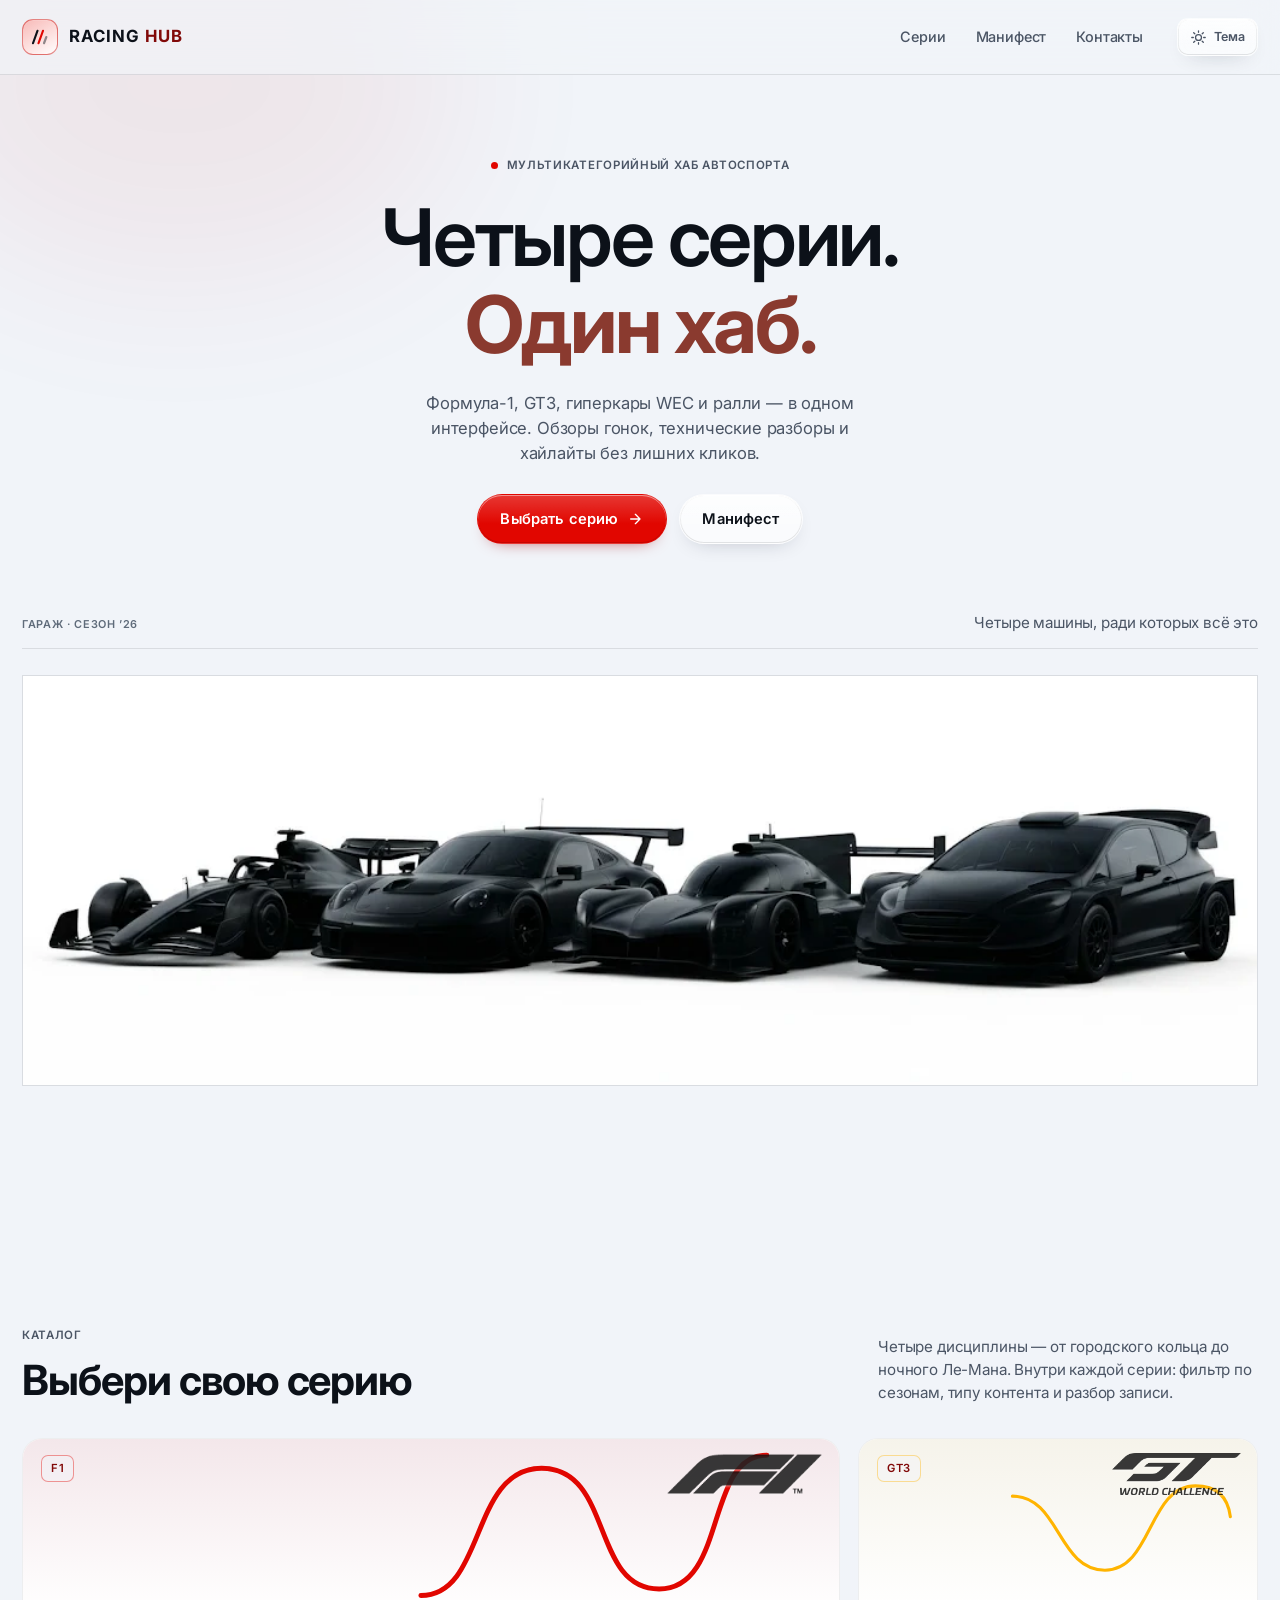
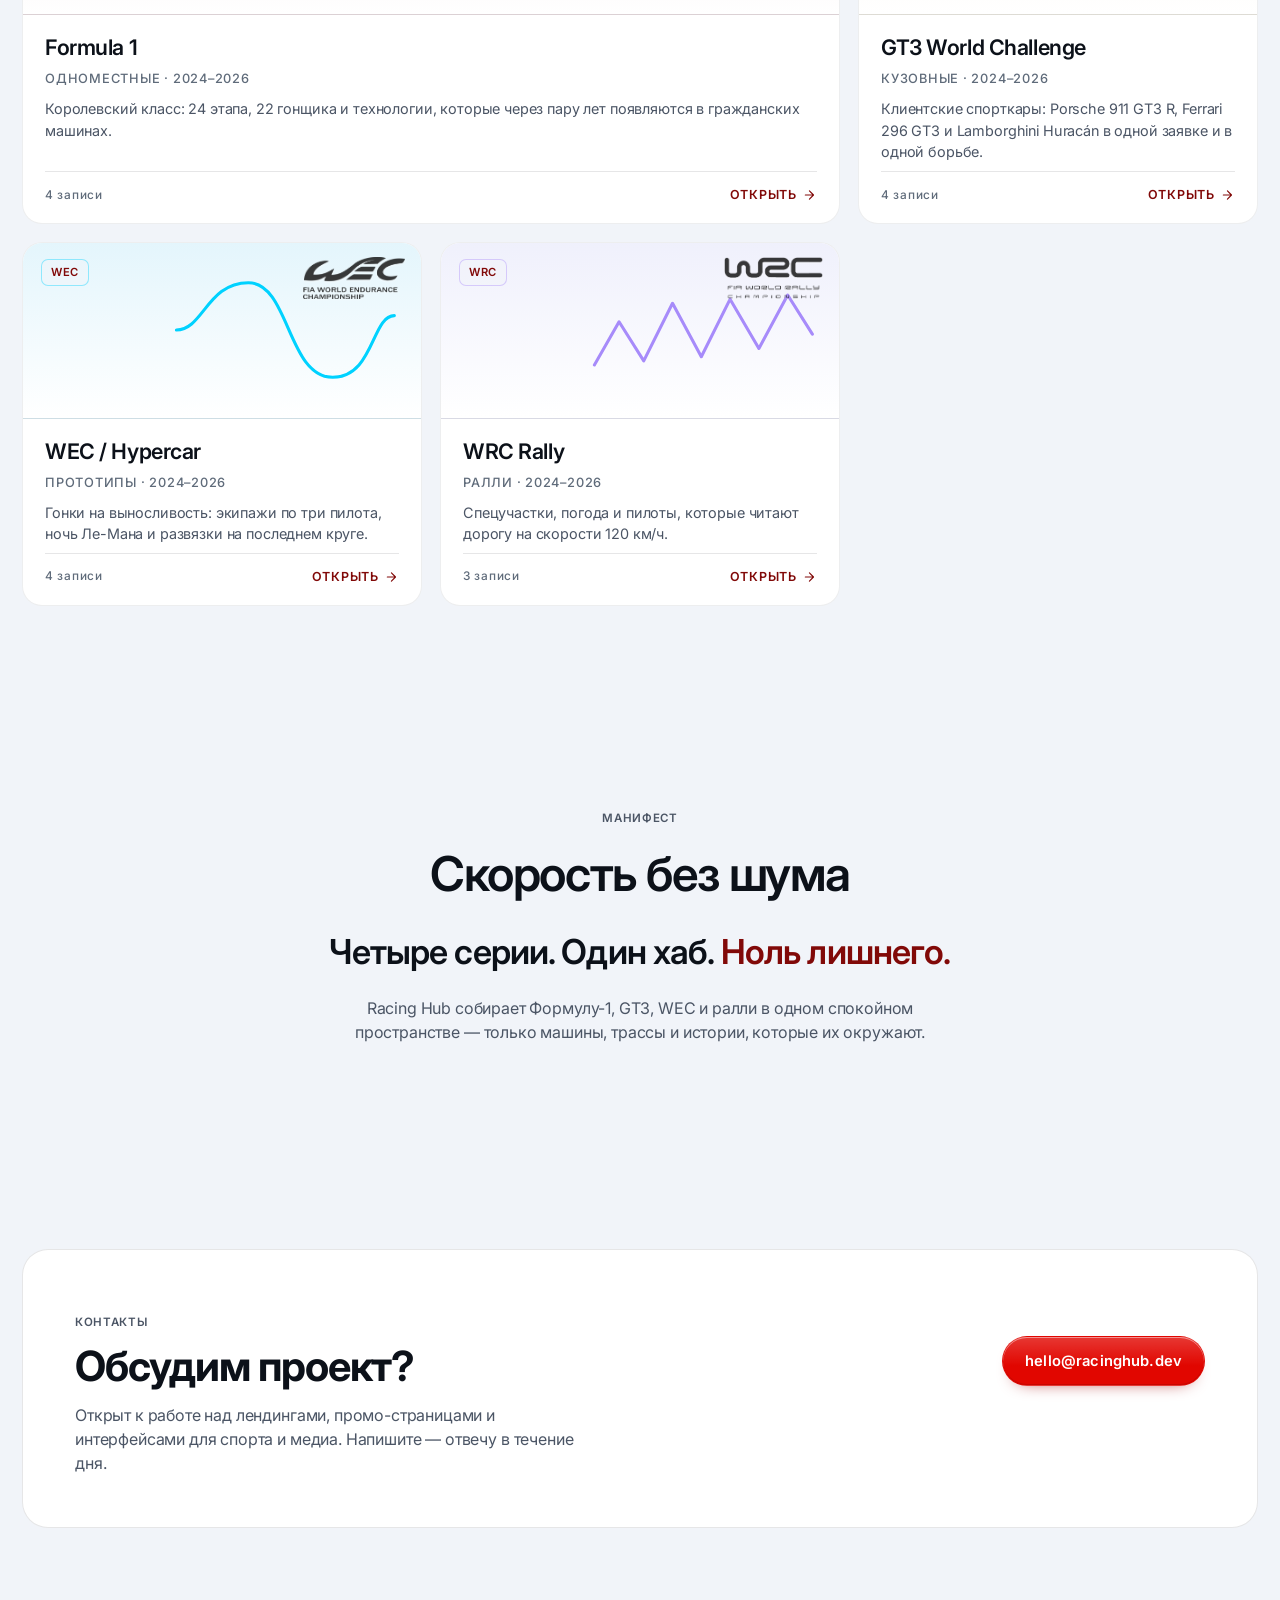
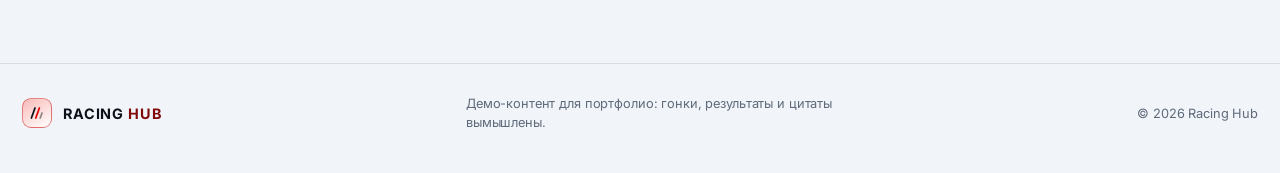
<file: index.html>
<!DOCTYPE html>
<html lang="ru" data-theme="dark">
<head>
  <meta charset="UTF-8" />
  <meta name="viewport" content="width=device-width, initial-scale=1.0" />
  <title>Racing Hub — портфолио мультикатегорийного автоспорта</title>
  <meta name="description" content="Racing Hub — интерактивный хаб автоспорта: Формула-1, GT3, WEC и WRC. Записи, разборы и хайлайты в одном портфолио." />
  <meta name="theme-color" content="#07080a" id="themeColor" />
  <meta property="og:type" content="website" />
  <meta property="og:site_name" content="Racing Hub" />
  <meta property="og:locale" content="ru_RU" />
  <meta property="og:title" content="Racing Hub — портфолио мультикатегорийного автоспорта" />
  <meta property="og:description" content="Racing Hub — интерактивный хаб автоспорта: Формула-1, GT3, WEC и WRC. Записи, разборы и хайлайты в одном портфолио." />
  <meta name="twitter:card" content="summary" />
  <link rel="icon" href="assets/favicon.svg" type="image/svg+xml" />
  <link rel="preconnect" href="https://fonts.googleapis.com" />
  <link rel="preconnect" href="https://fonts.gstatic.com" crossorigin />
  <link href="https://fonts.googleapis.com/css2?family=Inter:wght@400;500;600;700&display=swap" rel="stylesheet" />
  <script>
    (function () {
      document.documentElement.classList.add('js');
      try {
        var saved = localStorage.getItem('rh-theme');
        var theme = saved || (window.matchMedia('(prefers-color-scheme: light)').matches ? 'light' : 'dark');
        document.documentElement.dataset.theme = theme;
      } catch (e) {
        document.documentElement.dataset.theme = 'dark';
      }
    })();
  </script>
  <link rel="stylesheet" href="css/style.css?v=7" />
</head>
<body data-page="hub">
  <a class="skip-link" href="#main">Перейти к содержимому</a>

  <div class="bg-fx" aria-hidden="true">
    <div class="bg-fx__grid"></div>
    <div class="bg-fx__glow bg-fx__glow--a"></div>
    <div class="bg-fx__glow bg-fx__glow--b"></div>
  </div>

  <header class="site-header" data-header data-nav-open="false">
    <div class="wrap site-header__inner">
      <a class="brand" href="index.html" aria-label="Racing Hub — на главную">
        <span class="brand__mark" aria-hidden="true">
          <svg viewBox="0 0 24 24" fill="none">
            <path d="M3.6 19.5 9 4.5" stroke="currentColor" stroke-width="2.6" stroke-linecap="round" />
            <path d="M10.2 19.5 15.6 4.5" stroke="var(--accent)" stroke-width="2.6" stroke-linecap="round" />
            <path d="M16.8 19.5 19.6 12" stroke="currentColor" stroke-width="2.6" stroke-linecap="round" opacity=".45" />
          </svg>
        </span>
        <span class="brand__text">Racing <em>Hub</em></span>
      </a>

      <nav class="site-nav" id="siteNav" aria-label="Основная навигация">
        <a href="#series">Серии</a>
        <a href="#about">Манифест</a>
        <a href="#contacts">Контакты</a>
      </nav>

      <div class="header-actions">
        <button class="icon-btn" type="button" data-theme-btn aria-label="Тема: переключить" title="Пит-стоп режим: день / ночь">
          <svg class="icon-moon" viewBox="0 0 24 24" fill="none" aria-hidden="true">
            <path d="M20 14.6A8.6 8.6 0 1 1 9.4 4a6.9 6.9 0 0 0 10.6 10.6Z" stroke="currentColor" stroke-width="1.8" stroke-linejoin="round" />
          </svg>
          <svg class="icon-sun" viewBox="0 0 24 24" fill="none" aria-hidden="true">
            <circle cx="12" cy="12" r="4.2" stroke="currentColor" stroke-width="1.8" />
            <path d="M12 2.5v2.2M12 19.3v2.2M2.5 12h2.2M19.3 12h2.2M5.2 5.2l1.6 1.6M17.2 17.2l1.6 1.6M18.8 5.2l-1.6 1.6M6.8 17.2l-1.6 1.6" stroke="currentColor" stroke-width="1.8" stroke-linecap="round" />
          </svg>
          <span class="icon-btn__label">Тема</span>
        </button>

        <button class="icon-btn menu-btn" type="button" data-menu-btn aria-expanded="false" aria-controls="siteNav" aria-label="Открыть меню">
          <span class="menu-btn__bars" aria-hidden="true"></span>
        </button>
      </div>
    </div>
  </header>

  <main id="main">
    <section class="hero" aria-labelledby="heroTitle">
      <div class="hero__atmos" aria-hidden="true">
        <span class="hero__glow hero__glow--red"></span>
        <span class="hero__glow hero__glow--amber"></span>
        <span class="hero__glow hero__glow--cyan"></span>
        <span class="hero__asphalt"></span>
      </div>

      <div class="wrap hero__inner">
        <div class="hero__copy">
          <p class="eyebrow"><span class="eyebrow__dot" aria-hidden="true"></span>мультикатегорийный хаб автоспорта</p>
          <h1 class="hero__title" id="heroTitle">Четыре серии.<br /><em>Один хаб.</em></h1>
          <p class="hero__lead">
            Формула-1, GT3, гиперкары WEC и ралли — в одном интерфейсе.
            Обзоры гонок, технические разборы и хайлайты без лишних кликов.
          </p>
          <div class="hero__actions">
            <a class="btn btn--primary" href="#series">
              Выбрать серию
              <svg viewBox="0 0 24 24" fill="none" aria-hidden="true"><path d="M4 12h14M11 5l7 7-7 7" stroke="currentColor" stroke-width="2" stroke-linecap="round" stroke-linejoin="round" /></svg>
            </a>
            <a class="btn btn--ghost" href="#about">Манифест</a>
          </div>
        </div>

        <div class="hero__stage">
          <div class="hero__stage-head">
            <p class="hero__stage-label">Гараж · сезон ’26</p>
            <p class="hero__stage-note">Четыре машины, ради которых всё это</p>
          </div>

          <div class="hero__cars">
            <figure class="hero__cars-frame">
              <img
                class="hero__cars-img hero__cars-img--off"
                src="cars-off.webp"
                width="1024"
                height="434"
                alt="Четыре гоночные машины в ряд: Formula 1, GT3, WEC и WRC"
                fetchpriority="high"
              />
              <img
                class="hero__cars-img hero__cars-img--on"
                src="cars-on.webp"
                width="1024"
                height="339"
                alt=""
                aria-hidden="true"
              />
            </figure>
          </div>

          <nav class="hero__nav" aria-label="Быстрый переход к сериям">
            <a class="hero__nav-chip" href="series.html?s=f1" style="--chip-accent: #e10600"><span>Formula 1</span></a>
            <a class="hero__nav-chip" href="series.html?s=gt3" style="--chip-accent: #ffb400"><span>GT3</span></a>
            <a class="hero__nav-chip" href="series.html?s=wec" style="--chip-accent: #00d2ff"><span>WEC</span></a>
            <a class="hero__nav-chip" href="series.html?s=wrc" style="--chip-accent: #a78bfa"><span>WRC</span></a>
          </nav>
        </div>
      </div>
    </section>

    <section class="section" id="series">
      <div class="wrap">
        <div class="section-head reveal">
          <div>
            <p class="eyebrow">каталог</p>
            <h2 class="section-title">Выбери свою серию</h2>
          </div>
          <p class="section-head__note">
            Четыре дисциплины — от городского кольца до ночного Ле-Мана.
            Внутри каждой серии: фильтр по сезонам, типу контента и разбор записи.
          </p>
        </div>
        <div class="series-grid" id="seriesGrid"></div>
        <noscript>
          <p style="color:#99a2b0;margin-top:20px">Для отображения каталога включите JavaScript — карточки серий собираются из js/data.js.</p>
        </noscript>
      </div>
    </section>

    <section class="section section--tight" id="about">
      <div class="wrap manifesto reveal">
        <p class="eyebrow">манифест</p>
        <h2 class="manifesto__title">Скорость без шума</h2>
        <p class="manifesto__statement">Четыре серии. Один хаб. <em>Ноль лишнего.</em></p>
        <p class="manifesto__text">
          Racing Hub собирает Формулу-1, GT3, WEC и ралли в одном спокойном
          пространстве — только машины, трассы и истории, которые их окружают.
        </p>
      </div>
    </section>

    <section class="section section--tight" id="contacts">
      <div class="wrap contact-card reveal">
        <div>
          <p class="eyebrow">контакты</p>
          <h2 class="section-title">Обсудим проект?</h2>
          <p>
            Открыт к работе над лендингами, промо-страницами и интерфейсами
            для спорта и медиа. Напишите — отвечу в течение дня.
          </p>
        </div>
        <div class="contact-card__actions">
          <a class="btn btn--primary" href="mailto:hello@racinghub.dev">hello@racinghub.dev</a>
          <div class="contact-links">
            <a href="#" data-demo>Telegram</a>
            <a href="#" data-demo>GitHub</a>
            <a href="#" data-demo>Behance</a>
          </div>
        </div>
      </div>
    </section>
  </main>

  <footer class="site-footer">
    <div class="wrap site-footer__inner">
      <a class="brand brand--sm" href="index.html">
        <span class="brand__mark" aria-hidden="true">
          <svg viewBox="0 0 24 24" fill="none">
            <path d="M3.6 19.5 9 4.5" stroke="currentColor" stroke-width="2.6" stroke-linecap="round" />
            <path d="M10.2 19.5 15.6 4.5" stroke="var(--accent)" stroke-width="2.6" stroke-linecap="round" />
            <path d="M16.8 19.5 19.6 12" stroke="currentColor" stroke-width="2.6" stroke-linecap="round" opacity=".45" />
          </svg>
        </span>
        <span class="brand__text">Racing <em>Hub</em></span>
      </a>
      <p class="site-footer__note">Демо-контент для портфолио: гонки, результаты и цитаты вымышлены.</p>
      <p>© <span data-year>2026</span> Racing Hub</p>
    </div>
  </footer>

  <script src="js/data.js"></script>
  <script src="js/app.js?v=3"></script>
</body>
</html>
</file>
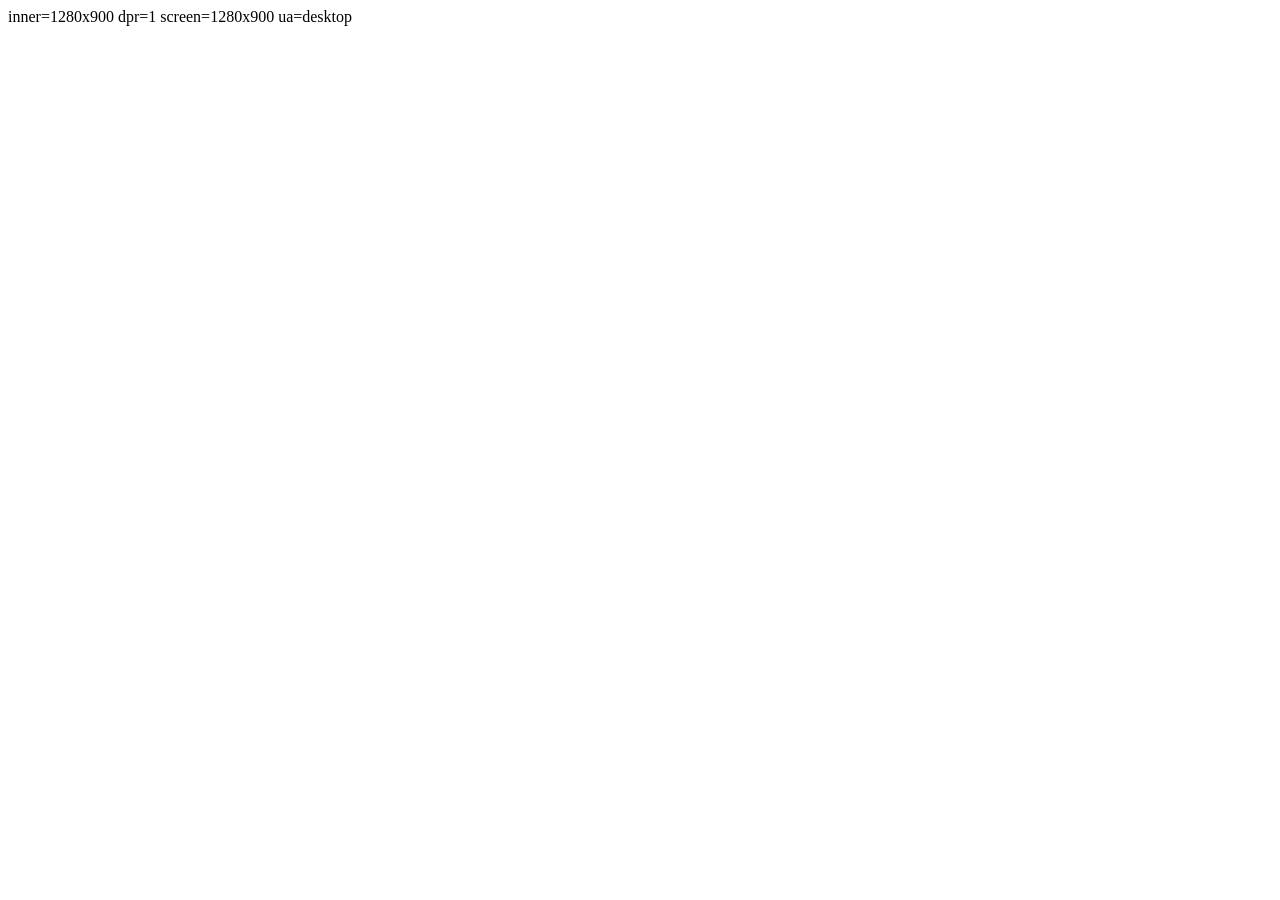
<file: tmp_probe.html>
﻿<!DOCTYPE html><html><head><meta name="viewport" content="width=device-width, initial-scale=1"></head><body><script>document.body.textContent = 'inner='+innerWidth+'x'+innerHeight+' dpr='+devicePixelRatio+' screen='+screen.width+'x'+screen.height+' ua='+(navigator.userAgent.includes('Mobile')?'mobile':'desktop');</script></body></html>
</file>
<file: css/style.css>
/* ==========================================================================
   Racing Hub — style.css
   0. Токены и сброс
   1. Базовая типографика и утилиты
   2. Фон, шапка, навигация
   3. Главный экран
   4. Сетка серий и карточки
   5. Секции «О проекте» / «Контакты» / подвал
   6. Страница серии: хиро, факты
   7. Фильтры
   8. Карточки записей
   9. Модальное окно и таймлайн
   10. Тосты, анимации
   11. Адаптив
   ========================================================================== */

/* ---------- 0. Токены ---------- */

:root {
  color-scheme: dark;

  --bg: #07080a;
  --bg-2: #0a0c10;
  --surface: #101319;
  --surface-2: #151922;
  --surface-3: #1c2130;

  --line: rgba(255, 255, 255, 0.08);
  --line-soft: rgba(255, 255, 255, 0.06);
  --line-2: rgba(255, 255, 255, 0.16);
  --line-3: rgba(255, 255, 255, 0.28);

  --text: #eef1f5;
  --muted: #99a2b0;
  --faint: #7b8592;

  --accent: #e10600;
  --accent-ink: color-mix(in srgb, var(--accent) 78%, #fff);
  --accent-contrast: #fff;
  --tone-soft: #ff3b30;
  --tone-medium: #ffd60a;
  --tone-hard: #eef1f5;

  --radius: 20px;
  --radius-md: 14px;
  --radius-sm: 10px;

  --shadow-lg: 0 40px 90px -50px #000;
  --shadow-md: 0 20px 44px -28px #000;

  --font-sans: -apple-system, BlinkMacSystemFont, 'SF Pro Display', 'SF Pro Text', 'Inter', 'Segoe UI', Roboto, 'Helvetica Neue', Arial, sans-serif;
  --font-display: var(--font-sans);
  --font-body: var(--font-sans);

  /* Типографические токены */
  --fs-hero: clamp(2.9rem, 6.2vw, 5.3rem);
  --fs-title: clamp(1.7rem, 3.4vw, 2.6rem);
  --fs-body: 1rem;
  --fs-label: 0.72rem;
  --fw-regular: 400;
  --fw-medium: 500;
  --fw-semibold: 600;
  --fw-bold: 700;
  --tracking-tight: -0.03em;
  --tracking-snug: -0.02em;
  --tracking-wide: 0.06em;
  --leading-heading: 1.15;
  --leading-body: 1.5;

  --ease: cubic-bezier(0.22, 0.7, 0.24, 1);
  --header-h: 74px;
  --wrap: 1240px;

  /* Шкала отступов (шаг 8px; 4px — половинный шаг) */
  --space-1: 4px;
  --space-2: 8px;
  --space-3: 12px;
  --space-4: 16px;
  --space-5: 24px;
  --space-6: 32px;
  --space-7: 48px;
  --space-8: 64px;
  --space-9: 96px;

  /* Радиусы, движение, доступность */
  --radius-pill: 999px;
  --dur-fast: 0.2s;
  --dur-base: 0.3s;
  --dur-slow: 0.6s;
  --hit-min: 44px;

  /* Цвета сцены hero (раньше были зашиты в правилах) */
  --hero-glow-red: #b80904;
  --hero-glow-amber: #b98a45;
  --hero-glow-cyan: #2f7d96;
  --hero-em: #efe7d8;
}

html[data-theme='light'] {
  color-scheme: light;

  --bg: #f1f4f9;
  --bg-2: #e8edf5;
  --surface: #ffffff;
  --surface-2: #f5f8fc;
  --surface-3: #eaeff7;

  --line: rgba(12, 18, 28, 0.1);
  --line-soft: rgba(12, 18, 28, 0.07);
  --line-2: rgba(12, 18, 28, 0.18);
  --line-3: rgba(12, 18, 28, 0.3);

  --text: #0c1119;
  --muted: #4b5565;
  --faint: #5f6b7a;
  --tone-hard: #0c1119;
  --hero-em: #8a3a2f;

  --accent-ink: color-mix(in srgb, var(--accent) 55%, #0b0d11);

  --shadow-lg: 0 40px 80px -46px rgba(15, 23, 42, 0.4);
  --shadow-md: 0 20px 44px -30px rgba(15, 23, 42, 0.35);
}

*,
*::before,
*::after {
  box-sizing: border-box;
}

html {
  scroll-behavior: smooth;
  scroll-padding-top: calc(var(--header-h) + 24px);
  -webkit-text-size-adjust: 100%;
}

body {
  margin: 0;
  background: var(--bg);
  color: var(--text);
  font-family: var(--font-body);
  font-size: 16px;
  font-weight: 400;
  line-height: var(--leading-body);
  letter-spacing: -0.01em;
  -webkit-font-smoothing: antialiased;
  -moz-osx-font-smoothing: grayscale;
  text-rendering: optimizeLegibility;
  overflow-x: clip;
}

img,
svg {
  display: block;
  max-width: 100%;
}

a {
  color: inherit;
  text-decoration: none;
}

button {
  font: inherit;
  color: inherit;
}

input,
select,
textarea {
  font: inherit;
  letter-spacing: inherit;
}

h1,
h2,
h3,
h4 {
  margin: 0;
  font-family: var(--font-display);
  font-weight: 700;
  line-height: var(--leading-heading);
  letter-spacing: -0.025em;
}

h3,
h4 {
  font-weight: 600;
  letter-spacing: -0.02em;
}

p {
  margin: 0;
  line-height: var(--leading-body);
  letter-spacing: -0.01em;
}

ul,
ol,
dl,
dd {
  margin: 0;
  padding: 0;
  list-style: none;
}

::selection {
  background: color-mix(in srgb, var(--accent) 70%, transparent);
  color: #fff;
}

:focus-visible {
  outline: 2px solid color-mix(in srgb, var(--accent) 80%, #fff);
  outline-offset: 3px;
}

/* ---------- 1. Утилиты ---------- */

.wrap {
  width: min(var(--wrap), 100% - 44px);
  margin-inline: auto;
}

.skip-link {
  position: fixed;
  top: 10px;
  left: 10px;
  z-index: 200;
  padding: 10px 16px;
  border-radius: 10px;
  background: var(--accent);
  color: #fff;
  font-weight: 600;
  transform: translateY(-160%);
  transition: transform 0.2s var(--ease);
}

.skip-link:focus-visible {
  transform: none;
}

.eyebrow {
  display: flex;
  align-items: center;
  gap: 9px;
  font-family: var(--font-display);
  font-size: 0.72rem;
  font-weight: 600;
  letter-spacing: 0.06em;
  text-transform: uppercase;
  color: var(--muted);
}

.eyebrow__dot {
  width: 7px;
  height: 7px;
  border-radius: 50%;
  background: var(--accent);
  box-shadow: 0 0 0 4px color-mix(in srgb, var(--accent) 18%, transparent);
}

.section {
  position: relative;
  padding: clamp(56px, 6vw, 88px) 0;
}

.section--tight {
  padding-top: 0;
}

.section-head {
  display: flex;
  align-items: flex-end;
  justify-content: space-between;
  gap: 32px;
  margin-bottom: 34px;
}

.section-head__note {
  max-width: 38ch;
  color: var(--muted);
  font-size: 0.95rem;
}

.section-title {
  font-size: clamp(1.7rem, 3.4vw, 2.6rem);
  margin-top: 12px;
}

.btn {
  display: inline-flex;
  align-items: center;
  justify-content: center;
  gap: 10px;
  padding: 13px 22px;
  border: 1px solid transparent;
  border-radius: 999px;
  font-family: var(--font-display);
  font-size: 0.92rem;
  font-weight: 600;
  letter-spacing: 0.01em;
  cursor: pointer;
  transition: transform 0.25s var(--ease), background 0.25s var(--ease),
    border-color 0.25s var(--ease), color 0.25s var(--ease),
    box-shadow 0.25s var(--ease);
}

.btn svg {
  width: 16px;
  height: 16px;
  transition: transform 0.25s var(--ease);
}

.btn:hover svg {
  transform: translateX(3px);
}

.btn--primary {
  background: var(--accent);
  color: var(--accent-contrast);
  box-shadow: 0 14px 34px -18px color-mix(in srgb, var(--accent) 90%, #000);
}

.btn--primary:hover {
  transform: translateY(-2px);
  box-shadow: 0 20px 40px -18px color-mix(in srgb, var(--accent) 90%, #000);
}

.btn--ghost {
  border-color: var(--line-2);
  background: color-mix(in srgb, var(--surface) 60%, transparent);
  color: var(--text);
}

.btn--ghost:hover {
  border-color: var(--line-3);
  background: var(--surface-2);
  transform: translateY(-2px);
}

/* ---------- 2. Фон и шапка ---------- */

.bg-fx {
  position: fixed;
  inset: 0;
  z-index: -1;
  pointer-events: none;
  overflow: hidden;
}

.bg-fx__grid {
  position: absolute;
  inset: -20%;
  background-image: linear-gradient(var(--line) 1px, transparent 1px),
    linear-gradient(90deg, var(--line) 1px, transparent 1px);
  background-size: 72px 72px;
  opacity: 0.36;
  mask-image: radial-gradient(ellipse 80% 60% at 50% 0%, #000 0%, transparent 78%);
  -webkit-mask-image: radial-gradient(ellipse 80% 60% at 50% 0%, #000 0%, transparent 78%);
}

.bg-fx__glow {
  position: absolute;
  width: 46vw;
  height: 46vw;
  min-width: 420px;
  min-height: 420px;
  border-radius: 50%;
  filter: blur(90px);
  opacity: 0.16;
  animation: glowFloat 22s var(--ease) infinite alternate;
}

.bg-fx__glow--a {
  top: -18vw;
  left: -10vw;
  background: var(--accent);
}

.bg-fx__glow--b {
  right: -14vw;
  top: 24vw;
  background: #00d2ff;
  opacity: 0.1;
  animation-delay: -8s;
}

.site-header {
  position: sticky;
  top: 0;
  z-index: 60;
  background: color-mix(in srgb, var(--bg) 74%, transparent);
  backdrop-filter: blur(18px);
  -webkit-backdrop-filter: blur(18px);
  border-bottom: 1px solid var(--line);
}

.site-header__inner {
  display: flex;
  align-items: center;
  gap: 22px;
  min-height: var(--header-h);
}

.brand {
  display: inline-flex;
  align-items: center;
  gap: 11px;
  font-family: var(--font-display);
  font-size: 1.05rem;
  font-weight: 700;
  letter-spacing: 0.06em;
  text-transform: uppercase;
  margin-right: auto;
}

.brand__mark {
  display: grid;
  place-items: center;
  width: 36px;
  height: 36px;
  border-radius: 11px;
  border: 1px solid color-mix(in srgb, var(--accent) 40%, var(--line));
  background: linear-gradient(150deg, color-mix(in srgb, var(--accent) 28%, var(--surface)),
      var(--surface));
  box-shadow: inset 0 1px 0 rgba(255, 255, 255, 0.12);
}

.brand__mark svg {
  width: 20px;
  height: 20px;
}

.brand__text em {
  font-style: normal;
  color: var(--accent-ink);
}

.brand--sm {
  font-size: 0.9rem;
  letter-spacing: 0.06em;
}

.brand--sm .brand__mark {
  width: 30px;
  height: 30px;
  border-radius: 9px;
}

.brand--sm .brand__mark svg {
  width: 16px;
  height: 16px;
}

.site-nav {
  display: flex;
  align-items: center;
  gap: 6px;
}

.site-nav a {
  position: relative;
  padding: 8px 12px;
  border-radius: 9px;
  font-size: 0.9rem;
  font-weight: 500;
  color: var(--muted);
  transition: color 0.2s var(--ease), background 0.2s var(--ease);
}

.site-nav a::after {
  content: '';
  position: absolute;
  left: 12px;
  right: 12px;
  bottom: 3px;
  height: 2px;
  border-radius: 2px;
  background: var(--accent);
  transform: scaleX(0);
  transform-origin: left;
  transition: transform 0.28s var(--ease);
}

.site-nav a:hover {
  color: var(--text);
  background: var(--surface-2);
}

.site-nav a:hover::after {
  transform: scaleX(1);
}

.header-actions {
  display: flex;
  align-items: center;
  gap: 8px;
}

.icon-btn {
  display: inline-flex;
  align-items: center;
  gap: 7px;
  height: 38px;
  padding: 0 12px;
  border: 1px solid var(--line);
  border-radius: 11px;
  background: color-mix(in srgb, var(--surface) 70%, transparent);
  color: var(--muted);
  font-size: 0.78rem;
  font-weight: 600;
  cursor: pointer;
  transition: color 0.2s, border-color 0.2s, background 0.2s, transform 0.2s;
}

.icon-btn:hover {
  color: var(--text);
  border-color: var(--line-2);
  background: var(--surface-2);
}

.icon-btn:active {
  transform: scale(0.97);
}

.icon-btn svg {
  width: 17px;
  height: 17px;
}

/* Иконки темы: показываем одну в зависимости от data-theme */
.icon-sun {
  display: none;
}

html[data-theme='light'] .icon-sun {
  display: block;
}

html[data-theme='light'] .icon-moon {
  display: none;
}

.menu-btn {
  display: none;
  width: 40px;
  padding: 0;
  justify-content: center;
}

.menu-btn__bars,
.menu-btn__bars::before,
.menu-btn__bars::after {
  display: block;
  width: 17px;
  height: 2px;
  border-radius: 2px;
  background: currentColor;
  transition: transform 0.25s var(--ease), opacity 0.2s;
}

.menu-btn__bars {
  position: relative;
}

.menu-btn__bars::before,
.menu-btn__bars::after {
  content: '';
  position: absolute;
  left: 0;
}

.menu-btn__bars::before {
  top: -6px;
}

.menu-btn__bars::after {
  top: 6px;
}

[data-nav-open='true'] .menu-btn__bars {
  background: transparent;
}

[data-nav-open='true'] .menu-btn__bars::before {
  transform: translateY(6px) rotate(45deg);
}

[data-nav-open='true'] .menu-btn__bars::after {
  transform: translateY(-6px) rotate(-45deg);
}

/* ---------- 3. Главный экран ---------- */

.hero__inner {
  display: grid;
  grid-template-columns: minmax(0, 1fr);
  gap: clamp(32px, 5vw, 72px);
  align-items: center;
}

.hero__lead {
  max-width: 50ch;
  color: var(--muted);
  font-size: clamp(0.98rem, 1.3vw, 1.08rem);
}

.hero__actions {
  display: flex;
  flex-wrap: wrap;
  gap: 12px;
  margin-top: 28px;
}

/* ---------- 4. Сетка серий ---------- */

.series-grid {
  display: grid;
  grid-template-columns: repeat(3, minmax(0, 1fr));
  gap: 18px;
}

.series-card {
  position: relative;
  display: flex;
  flex-direction: column;
  border: 1px solid var(--line-soft);
  border-radius: var(--radius);
  background: linear-gradient(180deg,
      color-mix(in srgb, var(--surface) 94%, #fff 6%),
      var(--surface) 46%);
  overflow: hidden;
  isolation: isolate;
  transition: transform 0.4s var(--ease), border-color 0.4s var(--ease),
    box-shadow 0.4s var(--ease), background-color 0.45s var(--ease),
    color 0.45s var(--ease);
}

.series-card::before {
  content: '';
  position: absolute;
  inset: 0;
  z-index: 2;
  background: radial-gradient(320px circle at var(--mx, 50%) var(--my, 0%),
      color-mix(in srgb, var(--accent) 14%, transparent), transparent 70%);
  opacity: 0;
  transition: opacity 0.35s var(--ease);
  pointer-events: none;
}

.series-card:hover::before,
.series-card:focus-visible::before {
  opacity: 1;
}

.series-card:hover,
.series-card:focus-visible {
  transform: translateY(-4px);
  border-color: var(--line-2);
  box-shadow:
    0 28px 54px -38px rgba(0, 0, 0, 0.9),
    0 0 0 1px color-mix(in srgb, var(--accent) 9%, transparent);
}

.series-card:focus-visible {
  outline-offset: 4px;
}

.series-card--wide {
  grid-column: span 2;
}

.series-card__visual {
  position: relative;
  height: 176px;
  border-bottom: 1px solid var(--line);
  background: radial-gradient(120% 130% at 90% 0%,
      color-mix(in srgb, var(--accent) 34%, transparent),
      transparent 58%),
    linear-gradient(155deg, var(--surface-2), var(--surface));
  overflow: hidden;
}

.series-card__visual::before {
  content: '';
  position: absolute;
  inset: 0;
  background: repeating-linear-gradient(118deg,
      color-mix(in srgb, var(--accent) 10%, transparent) 0 2px,
      transparent 2px 16px);
  opacity: 0.4;
}

.series-card__code {
  position: absolute;
  top: 16px;
  left: 18px;
  z-index: 1;
  padding: 4px 9px;
  border: 1px solid color-mix(in srgb, var(--accent) 40%, transparent);
  border-radius: 7px;
  background: color-mix(in srgb, var(--bg) 45%, transparent);
  font-family: var(--font-display);
  font-size: 0.7rem;
  font-weight: 600;
  letter-spacing: 0.06em;
  color: var(--accent-ink);
}

/* Логотип серии — белый монохром прямо на фоне карточки */
.series-card__logo {
  position: absolute;
  top: 14px;
  right: 16px;
  z-index: 2;
  display: flex;
  align-items: center;
  justify-content: flex-end;
  height: 42px;
  max-width: 64%;
  pointer-events: none;
}

.series-card__logo img {
  display: block;
  width: auto;
  height: 42px;
  max-width: 100%;
  object-fit: contain;
  filter: drop-shadow(0 1px 2px rgba(0, 0, 0, 0.65))
    drop-shadow(0 0 7px rgba(255, 255, 255, 0.18));
  transition: filter 0.35s var(--ease), transform 0.35s var(--ease);
}

.series-card:hover .series-card__logo img,
.series-card:focus-visible .series-card__logo img {
  transform: scale(1.04);
  filter: drop-shadow(0 2px 4px rgba(0, 0, 0, 0.7))
    drop-shadow(0 0 10px color-mix(in srgb, var(--accent) 80%, transparent))
    drop-shadow(0 0 20px color-mix(in srgb, var(--accent) 45%, transparent));
}

/* В светлой теме белый знак теряется — показываем графитовый вариант */
html[data-theme='light'] .series-card__logo img {
  filter: brightness(0) saturate(0) opacity(0.78)
    drop-shadow(0 1px 1px rgba(255, 255, 255, 0.7));
}

html[data-theme='light'] .series-card:hover .series-card__logo img,
html[data-theme='light'] .series-card:focus-visible .series-card__logo img {
  filter: brightness(0) saturate(0) opacity(0.92)
    drop-shadow(0 0 10px color-mix(in srgb, var(--accent) 55%, transparent));
}

.series-card__num {
  position: absolute;
  left: 14px;
  bottom: -18px;
  z-index: 0;
  font-family: var(--font-display);
  font-size: 5.4rem;
  font-weight: 700;
  line-height: 1;
  color: transparent;
  -webkit-text-stroke: 1.5px color-mix(in srgb, var(--accent) 55%, transparent);
  opacity: 0.75;
  pointer-events: none;
  transition: opacity 0.4s, transform 0.5s var(--ease);
}

.series-card:hover .series-card__num {
  opacity: 1;
  transform: translateY(-4px);
}

.series-card__track {
  position: absolute;
  right: 3%;
  top: 50%;
  width: 62%;
  height: auto;
  color: var(--accent);
  transform: translateY(-50%);
  filter: drop-shadow(0 0 14px color-mix(in srgb, var(--accent) 45%, transparent));
  transition: transform 0.5s var(--ease);
}

.series-card--wide .series-card__track {
  width: 48%;
  right: 6%;
}

.series-card:hover .series-card__track {
  transform: translateY(-50%) scale(1.03);
}

.track__line,
.track__shadow {
  fill: none;
  stroke-linecap: round;
  stroke-linejoin: round;
}

.track__line {
  stroke: currentColor;
  stroke-width: 3;
}

.track__shadow {
  stroke: currentColor;
  stroke-width: 9;
  opacity: 0.12;
  filter: blur(3px);
}

.track__dash {
  fill: none;
  stroke: rgba(255, 255, 255, 0.55);
  stroke-width: 1.4;
  stroke-linecap: round;
  stroke-dasharray: 5 11;
  animation: dashMove 6s linear infinite;
}

.series-card__body {
  display: flex;
  flex: 1;
  flex-direction: column;
  gap: 8px;
  padding: 20px 22px 18px;
}

.series-card__title {
  font-size: 1.34rem;
  font-weight: 600;
  line-height: 1.2;
  letter-spacing: -0.02em;
}

.series-card__sub {
  font-size: 0.8rem;
  letter-spacing: 0.08em;
  text-transform: uppercase;
  color: var(--faint);
}

.series-card__desc {
  margin-top: 2px;
  color: var(--muted);
  font-size: 0.9rem;
}

.series-card__meta {
  display: flex;
  align-items: center;
  justify-content: space-between;
  gap: 12px;
  margin-top: auto;
  padding-top: 14px;
  border-top: 1px solid var(--line);
  font-family: var(--font-sans);
  font-size: 0.74rem;
  color: var(--faint);
}

.series-card__go {
  display: inline-flex;
  align-items: center;
  gap: 6px;
  font-family: var(--font-display);
  font-weight: 600;
  font-size: 0.78rem;
  letter-spacing: 0.06em;
  text-transform: uppercase;
  color: var(--accent-ink);
}

.series-card__go svg {
  width: 14px;
  height: 14px;
  transition: transform 0.3s var(--ease);
}

.series-card:hover .series-card__go svg {
  transform: translateX(4px);
}

/* ---------- 5. О проекте, контакты, подвал ---------- */

.manifesto {
  max-width: 820px;
  margin-inline: auto;
  text-align: center;
  padding: clamp(48px, 7vw, 96px) 0;
}

.manifesto .eyebrow {
  justify-content: center;
}

.manifesto__title {
  margin-top: 18px;
  font-size: clamp(1.9rem, 4vw, 3rem);
  font-weight: 600;
  letter-spacing: -0.03em;
}

.manifesto__statement {
  margin-top: 30px;
  font-family: var(--font-display);
  font-style: normal;
  font-weight: 600;
  font-size: clamp(1.45rem, 3vw, 2.15rem);
  line-height: 1.2;
  letter-spacing: -0.025em;
  text-wrap: balance;
}

.manifesto__statement em {
  font-style: normal;
  font-weight: inherit;
  color: var(--accent-ink);
}

.manifesto__text {
  max-width: 58ch;
  margin: 24px auto 0;
  color: var(--muted);
  font-size: 1rem;
  line-height: 1.5;
}

.about {
  display: grid;
  grid-template-columns: minmax(0, 1.15fr) minmax(0, 0.85fr);
  gap: clamp(28px, 5vw, 64px);
  align-items: start;
}

.contact-card {
  display: grid;
  grid-template-columns: minmax(0, 1fr) auto;
  gap: 32px;
  align-items: center;
  padding: clamp(28px, 5vw, 52px);
  border: 1px solid var(--line);
  border-radius: calc(var(--radius) + 6px);
  background: radial-gradient(120% 160% at 0% 0%,
      color-mix(in srgb, var(--accent) 16%, transparent),
      transparent 55%),
    var(--surface);
  box-shadow: var(--shadow-md);
  transition: background-color 0.45s var(--ease), border-color 0.45s var(--ease);
}

.contact-card p {
  margin-top: 12px;
  max-width: 52ch;
  color: var(--muted);
}

.contact-card__actions {
  display: flex;
  flex-direction: column;
  align-items: flex-end;
  gap: 18px;
}

.contact-links {
  display: flex;
  gap: 8px;
}

.contact-links a {
  padding: 8px 14px;
  border: 1px solid var(--line);
  border-radius: 999px;
  font-size: 0.82rem;
  font-weight: 500;
  color: var(--muted);
  transition: color 0.2s, border-color 0.2s, background 0.2s;
}

.contact-links a:hover {
  color: var(--text);
  border-color: var(--line-2);
  background: var(--surface-2);
}

.site-footer {
  border-top: 1px solid var(--line);
  padding: 30px 0 40px;
  margin-top: 20px;
}

.site-footer__inner {
  display: flex;
  align-items: center;
  gap: 22px;
  flex-wrap: wrap;
  justify-content: space-between;
  color: var(--faint);
  font-size: 0.8rem;
}

.site-footer__inner .brand {
  margin-right: 0;
  color: var(--text);
}

.site-footer__note {
  max-width: 46ch;
}

/* ---------- 6. Страница серии ---------- */

.breadcrumb {
  display: flex;
  align-items: center;
  gap: 9px;
  font-size: 0.8rem;
  color: var(--faint);
}

.breadcrumb a {
  color: var(--muted);
  transition: color 0.2s;
}

.breadcrumb a:hover {
  color: var(--accent-ink);
}

.breadcrumb span:last-child {
  color: var(--text);
}

.modal__hero {
  position: relative;
  padding: 32px 32px 26px;
  border-bottom: 1px solid var(--line);
  background: radial-gradient(110% 140% at 0% 0%,
      color-mix(in srgb, var(--accent) 26%, transparent),
      transparent 62%),
    linear-gradient(160deg, var(--surface-2), var(--surface));
}

.modal__hero::after {
  content: '';
  position: absolute;
  inset: 0;
  background: repeating-linear-gradient(115deg,
      rgba(255, 255, 255, 0.035) 0 2px,
      transparent 2px 18px);
  pointer-events: none;
}

.modal__badges {
  position: relative;
  z-index: 1;
  display: flex;
  flex-wrap: wrap;
  gap: 8px;
  padding-right: 46px;
}

.modal__series {
  display: inline-flex;
  align-items: center;
  padding: 5px 11px;
  border: 1px solid var(--line-2);
  border-radius: 999px;
  font-family: var(--font-display);
  font-size: 0.7rem;
  font-weight: 600;
  letter-spacing: 0.06em;
  text-transform: uppercase;
  color: var(--muted);
}

.modal__title {
  position: relative;
  z-index: 1;
  margin: 16px 0 12px;
  max-width: 26ch;
  font-size: clamp(1.4rem, 3vw, 2.1rem);
  line-height: 1.15;
  letter-spacing: -0.025em;
}

.modal__meta {
  position: relative;
  z-index: 1;
  display: flex;
  flex-wrap: wrap;
  gap: 12px;
  font-family: var(--font-sans);
  font-size: 0.76rem;
  color: var(--faint);
}

.modal__hero--race {
  padding-right: 228px;
}

.modal__track {
  position: absolute;
  top: 50%;
  right: 18px;
  z-index: 1;
  width: 205px;
  height: 118px;
  color: var(--accent);
  opacity: 0.52;
  pointer-events: none;
  transform: translateY(-50%);
}

.modal__hero--race .modal__title {
  max-width: 32ch;
}

.modal__inner-pad {
  padding: 26px 32px 34px;
}

.modal__media {
  position: relative;
  display: grid;
  place-items: center;
  width: 100%;
  padding: 0;
  font: inherit;
  color: inherit;
  height: 190px;
  margin-bottom: 24px;
  border: 1px solid var(--line);
  border-radius: var(--radius-md);
  background: radial-gradient(100% 140% at 20% 0%,
      color-mix(in srgb, var(--accent) 40%, transparent),
      transparent 65%),
    linear-gradient(140deg, var(--surface-2), var(--surface-3));
  overflow: hidden;
  cursor: pointer;
}

.modal__media::before {
  content: '';
  position: absolute;
  inset: 0;
  background: repeating-linear-gradient(115deg,
      rgba(255, 255, 255, 0.05) 0 2px,
      transparent 2px 22px);
}

.modal__media span {
  position: relative;
  z-index: 1;
  display: grid;
  place-items: center;
  width: 62px;
  height: 62px;
  border-radius: 50%;
  background: rgba(255, 255, 255, 0.92);
  color: #0b0d11;
  box-shadow: 0 18px 40px -18px rgba(0, 0, 0, 0.8);
  transition: transform 0.3s var(--ease);
}

.modal__media:hover span {
  transform: scale(1.08);
}

.modal__media svg {
  width: 22px;
  height: 22px;
  margin-left: 3px;
}

.modal__media small {
  position: absolute;
  bottom: 14px;
  right: 16px;
  z-index: 1;
  padding: 4px 9px;
  border-radius: 6px;
  background: rgba(8, 10, 14, 0.72);
  color: #e8edf4;
  font-family: var(--font-sans);
  font-size: 0.7rem;
}

.modal__lead {
  font-size: 1rem;
  line-height: 1.5;
  color: var(--muted);
}

.modal h3 {
  margin: 30px 0 16px;
  font-size: 1.05rem;
  letter-spacing: -0.02em;
}

.stats {
  display: grid;
  grid-template-columns: repeat(3, minmax(0, 1fr));
  gap: 10px;
  margin: 22px 0 4px;
}

.stats > div {
  padding: 14px 16px;
  border: 1px solid var(--line);
  border-radius: var(--radius-sm);
  background: var(--surface-2);
}

.stats strong {
  display: block;
  font-family: var(--font-display);
  font-size: 1.24rem;
  font-weight: 700;
  color: var(--accent-ink);
}

.stats span {
  display: block;
  margin-top: 2px;
  font-size: 0.76rem;
  line-height: 1.4;
  color: var(--faint);
}

.timeline {
  position: relative;
  display: grid;
  gap: 18px;
  padding-left: 8px;
}

.timeline li {
  position: relative;
  padding-left: 26px;
}

.timeline li::before {
  content: '';
  position: absolute;
  left: 3px;
  top: 7px;
  width: 9px;
  height: 9px;
  border-radius: 50%;
  background: var(--accent);
  box-shadow: 0 0 0 4px color-mix(in srgb, var(--accent) 16%, transparent);
}

.timeline li::after {
  content: '';
  position: absolute;
  left: 7px;
  top: 22px;
  bottom: -16px;
  width: 1px;
  background: var(--line-2);
}

.timeline li:last-child::after {
  display: none;
}

.timeline__time {
  display: inline-block;
  margin-bottom: 3px;
  padding: 2px 8px;
  border-radius: 5px;
  background: var(--surface-3);
  font-family: var(--font-sans);
  font-size: 0.7rem;
  color: var(--muted);
}

.timeline__title {
  font-family: var(--font-display);
  font-weight: 600;
  font-size: 0.95rem;
}

.timeline p {
  margin-top: 2px;
  color: var(--muted);
  font-size: 0.87rem;
  line-height: 1.5;
}

.table-wrap {
  overflow-x: auto;
  border: 1px solid var(--line);
  border-radius: var(--radius-md);
}

table.results {
  width: 100%;
  border-collapse: collapse;
  font-size: 0.86rem;
  white-space: nowrap;
}

table.results th {
  padding: 11px 14px;
  border-bottom: 1px solid var(--line);
  background: var(--surface-2);
  font-family: var(--font-display);
  font-size: 0.7rem;
  font-weight: 600;
  letter-spacing: 0.06em;
  text-transform: uppercase;
  text-align: left;
  color: var(--faint);
}

table.results td {
  padding: 11px 14px;
  border-bottom: 1px solid var(--line);
}

table.results tr:last-child td {
  border-bottom: 0;
}

table.results tbody tr:nth-child(1) td:first-child {
  color: var(--accent-ink);
  font-weight: 700;
}

table.results td:first-child {
  font-family: var(--font-sans);
  width: 44px;
}

table.results td:last-child {
  font-family: var(--font-sans);
  color: var(--muted);
  text-align: right;
}

.modal__nav {
  display: flex;
  align-items: center;
  justify-content: space-between;
  gap: 12px;
  margin-top: 30px;
  padding-top: 20px;
  border-top: 1px solid var(--line);
}

.modal__nav button {
  display: inline-flex;
  align-items: center;
  gap: 8px;
  padding: 9px 14px;
  border: 1px solid var(--line);
  border-radius: 999px;
  background: var(--surface-2);
  color: var(--muted);
  font-size: 0.8rem;
  font-weight: 500;
  cursor: pointer;
  transition: color 0.2s, border-color 0.2s, background 0.2s;
}

.modal__nav button:hover:not(:disabled) {
  color: var(--text);
  border-color: var(--line-2);
  background: var(--surface-3);
}

.modal__nav button:disabled {
  opacity: 0.35;
  cursor: default;
}

.modal__nav svg {
  width: 14px;
  height: 14px;
}

.modal__nav span {
  font-family: var(--font-sans);
  font-size: 0.72rem;
  color: var(--faint);
}

/* ---------- 10. Тосты и анимации ---------- */

.toast {
  position: fixed;
  left: 50%;
  bottom: 26px;
  z-index: 120;
  display: flex;
  align-items: center;
  gap: 10px;
  max-width: min(92vw, 440px);
  padding: 12px 18px;
  border: 1px solid var(--line-2);
  border-radius: 999px;
  background: color-mix(in srgb, var(--surface) 92%, transparent);
  color: var(--text);
  font-size: 0.85rem;
  box-shadow: var(--shadow-lg);
  backdrop-filter: blur(12px);
  opacity: 0;
  transform: translate(-50%, 14px);
  pointer-events: none;
  transition: opacity 0.25s var(--ease), transform 0.25s var(--ease);
}

.toast.is-on {
  opacity: 1;
  transform: translate(-50%, 0);
}

.toast::before {
  content: '';
  flex: none;
  width: 8px;
  height: 8px;
  border-radius: 50%;
  background: var(--accent);
}

.js .reveal {
  opacity: 0;
  transform: translateY(18px);
  transition: opacity 0.7s var(--ease), transform 0.7s var(--ease);
  transition-delay: calc(var(--i, 0) * 70ms);
}

.js .reveal.is-in {
  opacity: 1;
  transform: none;
}

@keyframes dashMove {
  to {
    stroke-dashoffset: -160;
  }
}

@keyframes glowFloat {
  from {
    transform: translate3d(0, 0, 0) scale(1);
  }
  to {
    transform: translate3d(4vw, 3vw, 0) scale(1.12);
  }
}

/* Светлая тема: мягче градиенты, контрастнее служебные линии */
html[data-theme='light'] .series-card__visual {
  background: radial-gradient(120% 130% at 90% 0%,
      color-mix(in srgb, var(--accent) 20%, transparent),
      transparent 58%),
    linear-gradient(155deg, var(--surface-2), var(--surface));
}

html[data-theme='light'] .entry-card__visual {
  background: radial-gradient(110% 130% at 10% 0%,
      color-mix(in srgb, var(--accent) 22%, transparent),
      transparent 60%),
    linear-gradient(145deg, var(--surface-2), var(--surface));
}

html[data-theme='light'] .modal__hero {
  background: radial-gradient(110% 140% at 0% 0%,
      color-mix(in srgb, var(--accent) 16%, transparent),
      transparent 62%),
    linear-gradient(160deg, var(--surface-2), var(--surface));
}

html[data-theme='light'] .track__dash {
  stroke: rgba(11, 13, 17, 0.4);
}

/* ---------- 10.1 Плавный переход цветов при смене темы ---------- */

body {
  transition: background-color 0.45s var(--ease), color 0.45s var(--ease);
}

.site-header,
.site-footer {
  transition: background-color 0.45s var(--ease), border-color 0.45s var(--ease),
    color 0.45s var(--ease);
}

.eyebrow,
.section-title,
.section-head__note,
.manifesto__title,
.manifesto__statement,
.manifesto__text,
.contact-card p,
.site-footer__note {
  transition: color 0.45s var(--ease);
}

/* ---------- 11. Адаптив ---------- */

@media (max-width: 1080px) {
  .hero__inner {
    grid-template-columns: 1fr;
  }

  .countdown {
    max-width: 520px;
  }

  .series-grid {
    grid-template-columns: repeat(2, minmax(0, 1fr));
  }

  .series-card--wide {
    grid-column: span 2;
  }

  .about {
    grid-template-columns: 1fr;
  }

  .contact-card {
    grid-template-columns: 1fr;
  }

  .contact-card__actions {
    align-items: flex-start;
  }

  .series-hero__grid {
    grid-template-columns: 1fr;
  }

  .series-hero__art {
    min-height: 150px;
    order: -1;
    justify-items: start;
  }

  .series-hero__art .track {
    width: min(100%, 320px);
  }
}

@media (max-width: 880px) {
  :root {
    --header-h: 66px;
  }

  .wrap {
    width: min(var(--wrap), 100% - 32px);
  }

  .icon-btn__label {
    display: none;
  }

  .icon-btn {
    width: 38px;
    padding: 0;
    justify-content: center;
  }

  .menu-btn {
    display: inline-flex;
  }

  .site-nav {
    position: fixed;
    top: var(--header-h);
    left: 0;
    right: 0;
    z-index: 55;
    flex-direction: column;
    align-items: stretch;
    gap: 2px;
    padding: 10px 16px 18px;
    border-bottom: 1px solid var(--line);
    background: color-mix(in srgb, var(--bg) 96%, transparent);
    backdrop-filter: blur(18px);
    box-shadow: var(--shadow-lg);
    transform: translateY(-12px);
    opacity: 0;
    visibility: hidden;
    transition: opacity 0.22s var(--ease), transform 0.22s var(--ease),
      visibility 0.22s;
  }

  [data-nav-open='true'] .site-nav {
    opacity: 1;
    visibility: visible;
    transform: none;
  }

  .site-nav a {
    padding: 13px 14px;
    font-size: 1rem;
    border-radius: 10px;
  }

  .site-nav a::after {
    display: none;
  }

  .series-card__visual {
    height: 160px;
  }

  .series-card__logo {
    top: 12px;
    right: 13px;
    height: 34px;
  }

  .series-card__logo img {
    height: 34px;
  }

  .facts {
    grid-template-columns: repeat(2, minmax(0, 1fr));
  }

  .filter-bar__inner {
    gap: 10px 16px;
    padding: 12px 0;
  }

  .filter-group {
    gap: 8px;
  }

  .filter-group__label {
    display: none;
  }

  .filter-count {
    margin-left: 0;
  }

  .season-bar__inner {
    gap: 8px 12px;
  }

  .season-bar__label {
    display: none;
  }

  .season-tabs {
    order: 2;
    width: 100%;
  }

  .season-tab {
    flex: 1;
    align-items: center;
    min-width: 0;
    text-align: center;
  }

  .season-bar .filter-count {
    order: 3;
    width: 100%;
    margin-left: 0;
  }

  .races-grid {
    grid-template-columns: repeat(auto-fill, minmax(250px, 1fr));
  }

  .modal__hero,
  .modal__inner-pad {
    padding-left: 20px;
    padding-right: 20px;
  }

  .modal__hero--race {
    padding-right: 200px;
  }

  .modal__track {
    width: 180px;
    height: 104px;
  }

  .stats {
    grid-template-columns: 1fr;
  }
}

@media (max-width: 640px) {
  .filter-bar {
    position: static;
  }

  .section-head {
    flex-direction: column;
    align-items: flex-start;
    gap: 12px;
  }

  .hero__stats {
    gap: 24px;
  }

  .series-grid {
    grid-template-columns: 1fr;
  }

  .series-card--wide {
    grid-column: auto;
  }

  .series-card--wide .series-card__track {
    width: 62%;
    right: 3%;
  }

  .series-card__visual {
    height: 150px;
  }

  .entries-grid {
    grid-template-columns: 1fr;
  }

  .races-grid {
    grid-template-columns: 1fr;
  }

  .season-tab {
    padding: 7px 9px;
  }

  .season-tab__year {
    font-size: 0.96rem;
  }

  .season-tab__count {
    font-size: 0.54rem;
  }

  .race-card__title {
    font-size: 1.08rem;
  }

  .contact-links {
    flex-wrap: wrap;
  }

  .site-footer__inner {
    flex-direction: column;
    align-items: flex-start;
    gap: 14px;
  }

  .modal {
    width: 100vw;
    max-width: 100vw;
    max-height: 100dvh;
    height: 100dvh;
    border-radius: 0;
    border: 0;
  }

  .modal__inner {
    max-height: 100dvh;
  }

  .modal__hero {
    padding-top: 46px;
  }

  .modal__hero--race {
    padding-right: 20px;
  }

  .modal__track {
    display: none;
  }

  .modal__title {
    font-size: 1.5rem;
  }

  .table-wrap {
    margin-inline: -4px;
  }
}

@media (prefers-reduced-motion: reduce) {
  html {
    scroll-behavior: auto;
  }

  *,
  *::before,
  *::after {
    animation-duration: 0.001ms !important;
    animation-iteration-count: 1 !important;
    transition-duration: 0.001ms !important;
  }

  .js .reveal {
    opacity: 1;
    transform: none;
  }
}

/* ---------- 12. Главный экран: сцена, гараж, свет ---------- */

/* Плёночное зерно поверх всей страницы */
body::after {
  content: '';
  position: fixed;
  inset: 0;
  z-index: 70;
  pointer-events: none;
  opacity: 0.03;
  mix-blend-mode: soft-light;
  background-image: url("data:image/svg+xml,%3Csvg xmlns='http://www.w3.org/2000/svg' width='180' height='180'%3E%3Cfilter id='n'%3E%3CfeTurbulence type='fractalNoise' baseFrequency='0.85' numOctaves='2' stitchTiles='stitch'/%3E%3CfeColorMatrix type='saturate' values='0'/%3E%3C/filter%3E%3Crect width='180' height='180' filter='url(%23n)'/%3E%3C/svg%3E");
}

html[data-theme='light'] body::after {
  opacity: 0.018;
  mix-blend-mode: multiply;
}

/* Сцена hero — следует теме страницы */
.hero {
  position: relative;
  isolation: isolate;
  overflow: hidden;
  padding: clamp(46px, 6.4vw, 88px) 0 clamp(52px, 6vw, 84px);
  background: var(--bg);
  color: var(--text);
  --hero-title: var(--text);
  --hero-sub: var(--muted);
  transition: background-color 0.45s var(--ease), color 0.45s var(--ease);
}

.hero__atmos {
  position: absolute;
  inset: 0;
  z-index: 0;
  overflow: hidden;
  pointer-events: none;
}

.hero__glow {
  position: absolute;
  border-radius: 50%;
  filter: blur(90px);
  transition: opacity 0.45s var(--ease);
}

.hero__glow--red {
  top: -16%;
  left: -8%;
  width: 44vw;
  height: 30vw;
  min-width: 360px;
  min-height: 260px;
  background: var(--hero-glow-red);
  opacity: 0.2;
}

.hero__glow--amber {
  top: 2%;
  right: 4%;
  width: 34vw;
  height: 24vw;
  min-width: 300px;
  min-height: 200px;
  background: var(--hero-glow-amber);
  opacity: 0.1;
}

.hero__glow--cyan {
  bottom: -24%;
  left: 38%;
  width: 40vw;
  height: 26vw;
  min-width: 320px;
  min-height: 220px;
  background: var(--hero-glow-cyan);
  opacity: 0.13;
}

.hero__asphalt {
  position: absolute;
  inset: 0;
  opacity: 0.42;
  mix-blend-mode: overlay;
  background-image: url("data:image/svg+xml,%3Csvg xmlns='http://www.w3.org/2000/svg' width='200' height='200'%3E%3Cfilter id='a'%3E%3CfeTurbulence type='fractalNoise' baseFrequency='0.62' numOctaves='3' stitchTiles='stitch'/%3E%3CfeColorMatrix type='saturate' values='0'/%3E%3C/filter%3E%3Crect width='200' height='200' filter='url(%23a)' opacity='0.6'/%3E%3C/svg%3E");
  -webkit-mask-image: radial-gradient(120% 100% at 50% 0%, #000 20%, transparent 92%);
  mask-image: radial-gradient(120% 100% at 50% 0%, #000 20%, transparent 92%);
  transition: opacity 0.45s var(--ease);
}

html[data-theme='light'] .hero__asphalt {
  opacity: 0;
}

html[data-theme='light'] .hero__glow--red {
  opacity: 0.06;
}

html[data-theme='light'] .hero__glow--amber {
  opacity: 0.04;
}

html[data-theme='light'] .hero__glow--cyan {
  opacity: 0.05;
}

.hero__atmos::after {
  content: '';
  position: absolute;
  left: 0;
  right: 0;
  bottom: 0;
  height: 140px;
  background: linear-gradient(180deg, transparent, var(--bg));
}

.hero__inner {
  position: relative;
  z-index: 1;
  row-gap: clamp(30px, 4vw, 46px);
}

.hero .eyebrow {
  color: var(--hero-sub);
  transition: color 0.45s var(--ease);
}

.hero .eyebrow__dot {
  background: var(--accent);
  box-shadow: 0 0 12px color-mix(in srgb, var(--accent) 70%, transparent);
}

.hero__title {
  margin: 20px 0 22px;
  font-size: clamp(2.9rem, 6.2vw, 5.3rem);
  font-weight: 600;
  line-height: 1.1;
  letter-spacing: -0.03em;
  text-transform: none;
  color: var(--hero-title);
  text-wrap: balance;
  transition: color 0.45s var(--ease);
}

.hero__title em {
  font-family: inherit;
  font-style: normal;
  font-weight: 700;
  letter-spacing: inherit;
  color: var(--hero-em);
  transition: color 0.45s var(--ease);
}

.hero__lead {
  color: var(--hero-sub);
  max-width: 48ch;
  transition: color 0.45s var(--ease);
}

.hero__stats {
  border-top-color: rgba(255, 255, 255, 0.07);
}

.hero__stats strong {
  color: var(--hero-title);
  font-weight: 600;
}

.hero__stats span {
  color: #6b7381;
}

.hero .countdown {
  background: linear-gradient(158deg,
      color-mix(in srgb, var(--accent) 8%, #11141b),
      #0d1015 62%);
  border-color: rgba(255, 255, 255, 0.07);
}

.hero .countdown__unit {
  background: rgba(4, 5, 8, 0.5);
  border-color: rgba(255, 255, 255, 0.06);
}

.hero__copy {
  margin-inline: auto;
  text-align: center;
  max-width: 68ch;
}

.hero__copy .eyebrow {
  justify-content: center;
}

.hero__lead {
  margin-inline: auto;
}

.hero__actions {
  justify-content: center;
}

/* Полка с машинами */

.hero__stage {
  grid-column: 1 / -1;
  margin-top: clamp(10px, 2vw, 22px);
}

.hero__stage-head {
  display: flex;
  align-items: baseline;
  justify-content: space-between;
  gap: 20px;
  padding-bottom: 14px;
  border-bottom: 1px solid var(--line);
  transition: border-color 0.45s var(--ease);
}

.hero__stage-label {
  font-family: var(--font-display);
  font-size: 0.68rem;
  font-weight: 600;
  letter-spacing: 0.06em;
  text-transform: uppercase;
  color: var(--faint);
  transition: color 0.45s var(--ease);
}

.hero__stage-note {
  font-family: var(--font-body);
  font-style: normal;
  font-size: 0.95rem;
  color: var(--muted);
  transition: color 0.45s var(--ease);
}

/* Рендеры машин: два слоя с кроссфейдом по теме */

.hero__cars {
  position: relative;
  margin: clamp(14px, 2.2vw, 26px) 0 0;
  isolation: isolate;
  border: 1px solid var(--line);
  transition: border-color 0.45s var(--ease);
}

.hero__cars-frame {
  position: relative;
  display: block;
  margin: 0;
  aspect-ratio: 1024 / 339;
  overflow: hidden;
}

.hero__cars-img {
  position: absolute;
  inset: 0;
  width: 100%;
  height: 100%;
  object-fit: cover;
  display: block;
}

.hero__cars-img--off {
  z-index: 1;
}

.hero__cars-img--on {
  z-index: 2;
  opacity: 0;
  transition: opacity 0.45s cubic-bezier(0.4, 0, 0.2, 1);
}

html[data-theme='dark'] .hero__cars-img--on {
  opacity: 1;
}

/* Навигация по сериям под машинами */

.hero__nav {
  display: flex;
  flex-wrap: wrap;
  justify-content: center;
  gap: 10px;
  margin-top: clamp(4px, 1.2vw, 12px);
}

.hero__nav-chip {
  --chip-accent: #8fa3bd;
  position: relative;
  display: inline-flex;
  align-items: center;
  gap: 9px;
  padding: 9px 18px 9px 14px;
  border: 1px solid var(--line-2);
  border-radius: 999px;
  background-color: var(--surface);
  color: var(--text);
  font-family: var(--font-display);
  font-size: 0.72rem;
  font-weight: 600;
  letter-spacing: 0.06em;
  text-transform: uppercase;
  white-space: nowrap;
  transition:
    color 0.45s var(--ease),
    border-color 0.45s var(--ease),
    background-color 0.45s var(--ease),
    transform 0.35s var(--ease),
    box-shadow 0.35s var(--ease);
}

.hero__nav-chip::before {
  content: '';
  width: 5px;
  height: 5px;
  border-radius: 50%;
  background: var(--chip-accent);
  box-shadow: 0 0 10px color-mix(in srgb, var(--chip-accent) 65%, transparent);
  transition: box-shadow 0.35s var(--ease);
}

.hero__nav-chip:hover,
.hero__nav-chip:focus-visible {
  color: var(--accent-ink);
  border-color: color-mix(in srgb, var(--chip-accent) 55%, var(--line-2));
  background-color: var(--surface-2);
  transform: translateY(-2px);
  box-shadow: 0 0 22px -4px color-mix(in srgb, var(--chip-accent) 26%, transparent);
}

.hero__nav-chip:focus-visible {
  outline: 2px solid color-mix(in srgb, var(--chip-accent) 60%, transparent);
  outline-offset: 3px;
}

.hero__nav-chip:hover::before,
.hero__nav-chip:focus-visible::before {
  box-shadow: 0 0 14px color-mix(in srgb, var(--chip-accent) 85%, transparent);
}

/* Мягкое появление hero-блоков */

.hero__copy > *,
.hero .countdown,
.hero__stage {
  animation: heroIn 0.9s var(--ease) both;
}

.hero__copy > :nth-child(2) {
  animation-delay: 0.05s;
}

.hero__copy > :nth-child(3) {
  animation-delay: 0.1s;
}

.hero__copy > :nth-child(4) {
  animation-delay: 0.15s;
}

.hero__copy > :nth-child(5) {
  animation-delay: 0.2s;
}

.hero .countdown {
  animation-delay: 0.16s;
}

.hero__stage {
  animation-delay: 0.26s;
}

@keyframes heroIn {
  from {
    opacity: 0;
    transform: translateY(14px);
  }
  to {
    opacity: 1;
    transform: none;
  }
}

/* Аккуратный акцент под заголовками секций */
.section-head .section-title::after {
  content: '';
  display: block;
  width: 44px;
  height: 1px;
  margin-top: 16px;
  background: linear-gradient(90deg, var(--accent), transparent);
  opacity: 0.65;
}

@media (max-width: 1080px) {
  .hero__stage {
    margin-top: 8px;
  }

  .hero__stage-head {
    flex-direction: column;
    align-items: flex-start;
    gap: 4px;
  }
}

@media (max-width: 760px) {
  .hero__cars {
    margin-top: 10px;
  }

  .hero__nav {
    gap: 6px;
    margin-top: 2px;
  }

  .hero__nav-chip {
    gap: 6px;
    padding: 7px 10px 7px 8px;
    font-size: 0.62rem;
    letter-spacing: 0.04em;
  }

  .hero__nav-chip::before {
    width: 4px;
    height: 4px;
  }
}

/* ==========================================================================
   13. Страница серии — энциклопедия и технический обзор
   ========================================================================== */

.sr-only {
  position: absolute;
  width: 1px;
  height: 1px;
  padding: 0;
  margin: -1px;
  overflow: hidden;
  clip: rect(0, 0, 0, 0);
  white-space: nowrap;
  border: 0;
}

body[data-page='series'] .bg-fx__glow {
  opacity: 0.1;
}

body[data-page='series'] .bg-fx__grid {
  opacity: 0.24;
}

.enc-hero {
  position: relative;
  padding: clamp(24px, 3.6vw, 42px) 0 clamp(30px, 4vw, 50px);
  border-bottom: 1px solid var(--line);
}

.enc-hero__grid {
  display: grid;
  grid-template-columns: minmax(0, 1.02fr) minmax(0, 0.98fr);
  gap: clamp(28px, 5vw, 76px);
  align-items: center;
  margin-top: clamp(26px, 4vw, 52px);
}

.enc-hero__title {
  margin: 14px 0 0;
  font-size: clamp(2.7rem, 7vw, 5.3rem);
  line-height: 1.1;
  letter-spacing: -0.03em;
  font-weight: 600;
}

.enc-hero__lead {
  max-width: 54ch;
  margin-top: 22px;
  color: var(--muted);
  font-size: clamp(0.98rem, 1.3vw, 1.08rem);
  line-height: 1.5;
}

.enc-metrics {
  display: grid;
  grid-template-columns: repeat(4, minmax(0, 1fr));
  gap: 1px;
  margin-top: clamp(26px, 3.6vw, 42px);
  border-top: 1px solid var(--line);
  border-bottom: 1px solid var(--line);
  background: var(--line);
}

.enc-metrics > div {
  padding: 14px 14px 16px;
  background: var(--bg);
}

.enc-metrics dt {
  font-family: var(--font-sans);
  font-size: 0.62rem;
  font-weight: 500;
  letter-spacing: 0.06em;
  text-transform: uppercase;
  color: var(--faint);
}

.enc-metrics dd {
  margin-top: 7px;
  font-family: var(--font-sans);
  font-size: clamp(0.88rem, 1.15vw, 1.02rem);
  font-weight: 500;
  letter-spacing: -0.02em;
  line-height: 1.35;
}

.enc-hero__actions {
  display: flex;
  flex-wrap: wrap;
  gap: 10px 24px;
  margin-top: 26px;
}

.enc-link {
  display: inline-flex;
  align-items: center;
  gap: 8px;
  padding-bottom: 4px;
  border-bottom: 1px solid var(--line-2);
  color: var(--muted);
  font-size: 0.83rem;
  transition: color 0.2s, border-color 0.2s;
}

.enc-link svg {
  width: 14px;
  height: 14px;
  transition: transform 0.25s var(--ease);
}

.enc-link:hover {
  color: var(--text);
  border-color: var(--accent);
}

.enc-link:hover svg {
  transform: translateX(3px);
}

/* 3D-модель */

.enc-model {
  position: relative;
  overflow: hidden;
}

.enc-model__top,
.enc-model__foot {
  display: flex;
  align-items: center;
  justify-content: space-between;
  gap: 16px;
  padding: 12px 16px;
  font-family: var(--font-sans);
  font-size: 0.63rem;
  letter-spacing: 0.06em;
  text-transform: uppercase;
  color: var(--faint);
}

.enc-model__top {
  border-bottom: 1px solid var(--line);
}

.enc-model__foot {
  border-top: 1px solid var(--line);
}

.enc-model__code {
  color: var(--accent);
  font-weight: 600;
}

.enc-model__stage {
  position: relative;
  min-height: 280px;
  aspect-ratio: 16 / 10;
  background-color: var(--bg-2);
  background-image: linear-gradient(var(--line-soft) 1px, transparent 1px),
    linear-gradient(90deg, var(--line-soft) 1px, transparent 1px);
  background-size: 32px 32px, 32px 32px;
}

.enc-model__viewer {
  position: absolute;
  inset: 0;
  z-index: 2;
  width: 100%;
  height: 100%;
  background: transparent;
  opacity: 0;
  pointer-events: none;
  transition: opacity 0.4s var(--ease);
  --poster-color: transparent;
  --progress-bar-color: transparent;
  --progress-mask: transparent;
}

.enc-model__spinner {
  position: absolute;
  inset: 0;
  z-index: 3;
  display: grid;
  place-items: center;
  pointer-events: none;
  transition: opacity 0.3s var(--ease), visibility 0.3s;
}

/* Минималистичное кольцо: тонкая дорожка + дуга с затухающим хвостом */
.enc-model__spinner::before,
.enc-model__spinner::after {
  content: '';
  grid-area: 1 / 1;
  width: 38px;
  height: 38px;
  border-radius: 50%;
}

.enc-model__spinner::before {
  border: 1.5px solid var(--line);
}

.enc-model__spinner::after {
  background: conic-gradient(from 0deg, transparent 0%, var(--accent) 100%);
  -webkit-mask: radial-gradient(farthest-side, transparent calc(100% - 2.5px), #000 calc(100% - 2px));
  mask: radial-gradient(farthest-side, transparent calc(100% - 2.5px), #000 calc(100% - 2px));
  animation: spinnerSpin 1s linear infinite;
}

@keyframes spinnerSpin {
  to {
    transform: rotate(360deg);
  }
}

.enc-model.is-ready .enc-model__spinner,
.enc-model.is-error .enc-model__spinner {
  opacity: 0;
  visibility: hidden;
}

.enc-model.is-ready .enc-model__viewer {
  opacity: 1;
  pointer-events: auto;
}

.enc-model.is-error .enc-model__viewer {
  opacity: 0;
  pointer-events: none;
}

/* Переключатель серий */

.enc-series-nav {
  display: flex;
  flex-wrap: wrap;
  gap: 1px;
  margin-top: clamp(30px, 4vw, 54px);
  border-top: 1px solid var(--line);
  border-bottom: 1px solid var(--line);
  background: var(--line);
}

.enc-series-link {
  flex: 1 1 0;
  min-width: 150px;
  display: flex;
  align-items: baseline;
  gap: 10px;
  padding: 12px 14px;
  background: var(--bg);
  color: var(--muted);
  font-family: var(--font-sans);
  font-size: 0.68rem;
  letter-spacing: 0.03em;
  transition: background 0.2s, color 0.2s;
}

.enc-series-link__code {
  color: var(--chip-accent, var(--accent));
  font-weight: 600;
}

.enc-series-link:hover {
  background: var(--surface);
  color: var(--text);
}

.enc-series-link.is-active {
  background: var(--surface-2);
  color: var(--text);
  box-shadow: inset 0 -2px 0 var(--accent);
}

/* Общая структура разделов */

.enc-stack {
  display: flex;
  flex-direction: column;
}

.enc-section {
  padding: clamp(44px, 6vw, 86px) 0;
  border-bottom: 1px solid var(--line);
}

.enc-section:last-of-type {
  border-bottom: 0;
}

.enc-section__head {
  display: grid;
  grid-template-columns: 48px minmax(0, 1fr) minmax(200px, 34ch);
  gap: 20px;
  align-items: end;
  margin-bottom: clamp(24px, 3.6vw, 42px);
}

.enc-section__num {
  font-family: var(--font-sans);
  font-size: 0.68rem;
  letter-spacing: 0.06em;
  color: var(--accent);
}

.enc-section__title {
  margin-top: 8px;
  font-size: clamp(1.55rem, 3vw, 2.35rem);
  font-weight: 600;
  letter-spacing: -0.03em;
}

.enc-section__note {
  color: var(--muted);
  font-size: 0.88rem;
  line-height: 1.5;
  text-align: right;
}

.enc-kicker {
  font-family: var(--font-sans);
  font-size: 0.63rem;
  letter-spacing: 0.06em;
  text-transform: uppercase;
  color: var(--faint);
}

/* 02 — история */

.enc-history {
  display: grid;
  grid-template-columns: minmax(0, 1.05fr) minmax(0, 0.95fr);
  gap: clamp(28px, 4.5vw, 68px);
}

.enc-prose p {
  color: var(--muted);
  font-size: 0.96rem;
  line-height: 1.5;
}

.enc-prose p + p {
  margin-top: 14px;
}

.enc-pull {
  margin-bottom: 20px;
  padding-left: 16px;
  border-left: 2px solid var(--accent);
  color: var(--text) !important;
  font-size: 1.06rem !important;
  line-height: 1.45 !important;
}

.enc-milestones {
  border-top: 1px solid var(--line);
}

.enc-milestones li {
  display: grid;
  grid-template-columns: 72px minmax(0, 1fr);
  gap: 16px;
  padding: 14px 0;
  border-bottom: 1px solid var(--line);
}

.enc-milestones__year {
  font-family: var(--font-sans);
  font-size: 0.76rem;
  color: var(--accent);
}

.enc-milestones h3 {
  font-size: 0.92rem;
  font-weight: 600;
  line-height: 1.2;
  letter-spacing: -0.02em;
}

.enc-milestones p {
  margin-top: 4px;
  color: var(--muted);
  font-size: 0.82rem;
  line-height: 1.5;
}

.enc-legends {
  margin-top: clamp(28px, 4vw, 46px);
}

.enc-legends__grid {
  display: grid;
  grid-template-columns: repeat(4, minmax(0, 1fr));
  gap: 1px;
  margin-top: 12px;
  border: 1px solid var(--line);
  background: var(--line);
}

.enc-legend {
  padding: 14px 16px;
  background: var(--bg);
}

.enc-legend strong {
  display: block;
  font-size: 0.88rem;
  font-weight: 600;
  line-height: 1.3;
  letter-spacing: -0.01em;
}

.enc-legend span {
  display: block;
  margin-top: 5px;
  font-family: var(--font-sans);
  font-size: 0.66rem;
  line-height: 1.5;
  color: var(--muted);
}

/* 03 — технический регламент */

.enc-table-wrap {
  overflow-x: auto;
  border: 1px solid var(--line);
}

.enc-table {
  width: 100%;
  border-collapse: collapse;
  font-size: 0.9rem;
}

.enc-table th,
.enc-table td {
  padding: 13px 16px;
  border-bottom: 1px solid var(--line);
  text-align: left;
  vertical-align: top;
}

.enc-table tr:last-child th,
.enc-table tr:last-child td {
  border-bottom: 0;
}

.enc-table--spec th {
  width: 28%;
  font-family: var(--font-sans);
  font-size: 0.64rem;
  font-weight: 500;
  letter-spacing: 0.06em;
  text-transform: uppercase;
  color: var(--faint);
}

.enc-table--spec td {
  color: var(--text);
  line-height: 1.5;
}

.enc-table--points {
  min-width: 540px;
  font-family: var(--font-sans);
  font-size: 0.76rem;
}

.enc-table--points th,
.enc-table--points td {
  padding: 10px 8px;
  text-align: center;
  border-left: 1px solid var(--line);
}

.enc-table--points th:first-child,
.enc-table--points td:first-child {
  text-align: left;
  border-left: 0;
}

.enc-table--points thead th {
  color: var(--faint);
  font-weight: 500;
}

.enc-table--points tbody th {
  color: var(--muted);
  font-weight: 500;
  font-size: 0.68rem;
  letter-spacing: 0.04em;
  white-space: nowrap;
}

.enc-table--points tbody td {
  color: var(--text);
}

/* 04 — формат и очки */

.enc-format {
  display: grid;
  grid-template-columns: minmax(0, 0.9fr) minmax(0, 1.1fr);
  gap: clamp(28px, 4.5vw, 68px);
}

.enc-steps {
  margin-top: 12px;
  border-top: 1px solid var(--line);
}

.enc-steps li {
  display: grid;
  grid-template-columns: 56px minmax(0, 1fr);
  gap: 14px;
  padding: 14px 0;
  border-bottom: 1px solid var(--line);
}

.enc-steps__label {
  font-family: var(--font-sans);
  font-size: 0.68rem;
  letter-spacing: 0.06em;
  color: var(--accent);
}

.enc-steps h3 {
  font-size: 0.92rem;
  font-weight: 600;
  line-height: 1.2;
  letter-spacing: -0.02em;
}

.enc-steps p {
  margin-top: 4px;
  color: var(--muted);
  font-size: 0.82rem;
  line-height: 1.5;
}

.enc-note {
  margin-top: 24px;
  padding: 16px;
  border: 1px solid var(--line);
  background: var(--surface);
}

.enc-note h3 {
  font-family: var(--font-sans);
  font-size: 0.64rem;
  font-weight: 500;
  letter-spacing: 0.06em;
  text-transform: uppercase;
  color: var(--faint);
}

.enc-note p {
  margin-top: 8px;
  color: var(--muted);
  font-size: 0.86rem;
  line-height: 1.5;
}

.enc-points__note {
  max-width: 56ch;
  margin-top: 12px;
  color: var(--muted);
  font-size: 0.86rem;
  line-height: 1.5;
}

.enc-points .enc-table-wrap {
  margin-top: 16px;
}

.enc-points__extras {
  display: flex;
  flex-wrap: wrap;
  gap: 8px 22px;
  margin-top: 14px;
}

.enc-points__extras li {
  font-family: var(--font-sans);
  font-size: 0.66rem;
  line-height: 1.5;
  color: var(--faint);
}

.enc-points__extras li::before {
  content: '—';
  margin-right: 8px;
  color: var(--accent);
}

/* 05 — трассы и команды */

.enc-tracks {
  display: grid;
  grid-template-columns: repeat(3, minmax(0, 1fr));
  gap: 1px;
  border: 1px solid var(--line);
  background: var(--line);
}

.enc-track {
  display: flex;
  flex-direction: column;
  background: var(--bg);
}

.enc-track__art {
  position: relative;
  display: grid;
  place-items: center;
  aspect-ratio: 16 / 9;
  padding: 18px 18px 0;
  overflow: hidden;
  background: var(--surface);
}

.enc-track__svg {
  width: 100%;
  max-width: 260px;
  color: var(--accent);
}

.enc-track__halo {
  stroke: color-mix(in srgb, var(--accent) 17%, transparent);
  stroke-width: 10;
  stroke-linecap: round;
  stroke-linejoin: round;
}

.enc-track__line {
  stroke: currentColor;
  stroke-width: 2.2;
  stroke-linecap: round;
  stroke-linejoin: round;
}

.enc-track__start-ring {
  fill: var(--bg);
  stroke: currentColor;
  stroke-width: 1.5;
}

.enc-track__start {
  fill: currentColor;
}

.enc-track__index {
  position: absolute;
  top: 12px;
  right: 14px;
  font-family: var(--font-sans);
  font-size: 0.64rem;
  color: var(--faint);
}

.enc-track__body {
  padding: 14px 18px 18px;
}

.enc-track h3 {
  font-size: 0.96rem;
  font-weight: 600;
  line-height: 1.2;
  letter-spacing: -0.02em;
}

.enc-track__meta {
  margin-top: 4px;
  font-family: var(--font-sans);
  font-size: 0.66rem;
  letter-spacing: 0.04em;
  color: var(--accent);
}

.enc-track__body p:last-child {
  margin-top: 8px;
  color: var(--muted);
  font-size: 0.82rem;
  line-height: 1.5;
}

.enc-teams {
  margin-top: clamp(28px, 4vw, 46px);
}

.enc-teams__list {
  display: grid;
  grid-template-columns: repeat(2, minmax(0, 1fr));
  gap: 1px;
  margin-top: 12px;
  border: 1px solid var(--line);
  background: var(--line);
}

.enc-teams__list li {
  display: flex;
  align-items: baseline;
  justify-content: space-between;
  gap: 18px;
  padding: 13px 16px;
  background: var(--bg);
}

.enc-teams__name {
  font-size: 0.88rem;
  font-weight: 600;
  white-space: nowrap;
}

.enc-teams__note {
  max-width: 34ch;
  color: var(--muted);
  font-size: 0.78rem;
  line-height: 1.5;
  text-align: right;
}

.enc-footnote {
  padding: 22px 0 0;
  color: var(--faint);
  font-family: var(--font-sans);
  font-size: 0.66rem;
  line-height: 1.5;
}

.enc-noscript {
  padding: 40px 0;
  color: var(--muted);
}

/* Светлая тема: техническая графика остаётся контрастной */

html[data-theme='light'] .enc-model__stage {
  background-color: #eef2f8;
}

html[data-theme='light'] .enc-track__art {
  background: #f7f9fc;
}

/* Адаптив */

@media (max-width: 1080px) {
  .enc-hero__grid {
    grid-template-columns: minmax(0, 1fr);
    gap: 34px;
  }

  .enc-model {
    max-width: 720px;
  }

  .enc-section__head {
    grid-template-columns: 40px minmax(0, 1fr);
  }

  .enc-section__note {
    grid-column: 2;
    text-align: left;
    max-width: 52ch;
  }

  .enc-history,
  .enc-format {
    grid-template-columns: minmax(0, 1fr);
    gap: 32px;
  }

  .enc-tracks {
    grid-template-columns: repeat(2, minmax(0, 1fr));
  }
}

@media (max-width: 760px) {
  .enc-hero__title {
    font-size: clamp(2.4rem, 11vw, 3.6rem);
  }

  .enc-metrics {
    grid-template-columns: repeat(2, minmax(0, 1fr));
  }

  .enc-legends__grid {
    grid-template-columns: repeat(2, minmax(0, 1fr));
  }

  .enc-series-link {
    flex-basis: calc(50% - 1px);
    min-width: 0;
  }

  .enc-section__head {
    grid-template-columns: minmax(0, 1fr);
    gap: 10px;
  }

  .enc-section__note {
    grid-column: auto;
  }

  .enc-table--spec th {
    width: 38%;
  }

  .enc-teams__list {
    grid-template-columns: minmax(0, 1fr);
  }

  .enc-teams__list li {
    align-items: flex-start;
    flex-direction: column;
    gap: 4px;
  }

  .enc-teams__note {
    max-width: none;
    text-align: left;
  }
}

@media (max-width: 520px) {
  .enc-tracks {
    grid-template-columns: minmax(0, 1fr);
  }

  .enc-metrics > div {
    padding: 12px 12px 14px;
  }

  .enc-model__stage {
    min-height: 220px;
  }

  .enc-hero__actions {
    gap: 10px 18px;
  }
}

/* ---------- 14. Apple-типографика: единый ритм мелких подписей ---------- */

.hero__stats span,
.countdown__unit small,
.countdown__foot,
.series-card__sub,
.series-card__meta,
.spec-row dt,
.facts dt,
.filter-group__label,
.filter-count,
.breadcrumb,
.race-card__round,
.race-card__date i,
.race-card__place,
.race-card__kicker,
.race-card__meta,
.entry-card__season,
.entry-card__meta,
.modal__meta,
.modal__media small,
.timeline__time,
.modal__nav span,
.enc-model__top,
.enc-model__foot,
.enc-series-link,
.enc-section__num,
.enc-kicker,
.enc-milestones__year,
.enc-legend span,
.enc-steps__label,
.enc-points__extras li,
.enc-track__index,
.enc-track__meta,
.enc-footnote {
  font-weight: 500;
  letter-spacing: 0.06em;
}

.enc-model__file {
  font-weight: 500;
  letter-spacing: 0.04em;
}

/* ---------- 15. Доступность: область нажатия ≥ 44px на сенсорных экранах ---------- */
/* Внешний вид не меняется: расширяется только невидимая зона касания. */

@media (pointer: coarse) {
  .icon-btn,
  .hero__nav-chip,
  .contact-links a,
  .enc-series-link,
  .enc-link,
  .breadcrumb a {
    position: relative;
  }

  .icon-btn::after,
  .hero__nav-chip::after,
  .contact-links a::after,
  .enc-series-link::after,
  .enc-link::after,
  .breadcrumb a::after {
    content: '';
    position: absolute;
    top: 50%;
    left: 50%;
    width: max(100%, var(--hit-min));
    height: max(100%, var(--hit-min));
    transform: translate(-50%, -50%);
  }
}

/* ---------- 16. Заметка по очистке ----------
   Не используются текущей разметкой и скриптами (остатки прошлой версии
   страницы серии), безопасны к удалению после подтверждения:
   .countdown*, .live, .hero__stats*, .stroke-text, .about*, .checklist,
   .spec-row, .series-hero*, .facts, .filter-*, .chip*, .season-*,
   .races-grid, .race-card*, .neon-track__*, .entries-grid, .entry-card*,
   .empty-state, .modal*, .stats, .timeline*, table.results, .badge*,
   .enc-model__top/__foot/__code/__file, а также @keyframes pulse,
   startPulse, modalIn и соответствующие правила в @media.
   ---------------------------------------------- */

/* ==========================================================================
   17. Минимализм: убрать декор, добавить воздуха
   Чтобы вернуть прежний вид — удалите этот раздел целиком.
   ========================================================================== */

/* Фон: без зерна, сетки и второго свечения */
body::after,
.bg-fx__grid,
.bg-fx__glow--b {
  display: none;
}

.bg-fx__glow {
  opacity: 0.07;
  animation: none;
}

/* Hero: одно спокойное свечение вместо трёх, без асфальтовой текстуры */
.hero__glow--amber,
.hero__glow--cyan,
.hero__asphalt {
  display: none;
}

.hero__glow--red {
  opacity: 0.1;
}

.eyebrow__dot,
.hero .eyebrow__dot {
  box-shadow: none;
}

/* Чипы серий в hero: без свечения */
.hero__nav-chip::before,
.hero__nav-chip:hover::before,
.hero__nav-chip:focus-visible::before {
  box-shadow: none;
}

.hero__nav-chip:hover,
.hero__nav-chip:focus-visible {
  box-shadow: none;
  transform: none;
}

/* Кнопки: плоские, без теней */
.btn--primary,
.btn--primary:hover {
  box-shadow: none;
}

.btn--primary:hover,
.btn--ghost:hover {
  transform: none;
}

/* Карточки серий: плоская поверхность, без штриховки, цифр и бликов */
.series-card {
  background: var(--surface);
}

.series-card::before,
.series-card__visual::before,
.series-card__num,
.track__shadow,
.track__dash {
  display: none;
}

html[data-theme] .series-card__visual {
  background: linear-gradient(180deg,
      color-mix(in srgb, var(--accent) 7%, var(--surface-2)),
      var(--surface));
}

.series-card:hover,
.series-card:focus-visible {
  transform: translateY(-2px);
  box-shadow: none;
}

.series-card__track,
.series-card:hover .series-card__track {
  filter: none;
}

.series-card:hover .series-card__track {
  transform: translateY(-50%);
}

.series-card:hover .series-card__logo img,
.series-card:focus-visible .series-card__logo img {
  filter: none;
  transform: none;
}

/* Заголовки секций: без акцентной черты */
.section-head .section-title::after {
  display: none;
}

/* Контакты: плоский блок */
.contact-card {
  background: var(--surface);
  box-shadow: none;
}

/* Больше воздуха между секциями */
.section {
  padding: clamp(72px, 9vw, 128px) 0;
}

.section--tight {
  padding-top: 0;
}

.enc-section {
  padding: clamp(56px, 8vw, 112px) 0;
}

/* Появление блоков: короче путь, спокойнее */
.js .reveal {
  transform: translateY(8px);
}

/* ---------- 18. Технические характеристики: список вместо таблицы ---------- */

.enc-spec {
  border-top: 1px solid var(--line);
}

.enc-spec__row {
  display: grid;
  grid-template-columns: minmax(140px, 28%) minmax(0, 1fr);
  gap: var(--space-4);
  padding: 14px 0;
  border-bottom: 1px solid var(--line);
}

.enc-spec dt {
  font-family: var(--font-sans);
  font-size: 0.68rem;
  font-weight: 500;
  letter-spacing: 0.06em;
  text-transform: uppercase;
  color: var(--faint);
}

.enc-spec dd {
  color: var(--text);
  font-size: 0.94rem;
  line-height: 1.5;
}

@media (max-width: 760px) {
  .enc-spec__row {
    grid-template-columns: minmax(0, 1fr);
    gap: var(--space-1);
  }
}

/* ==========================================================================
   19. Страница серии: меньше линий, больше воздуха
   Списки разделены отступами, блоки — лёгкими плитками.
   Линии оставлены только в таблице очков (горизонтальные).
   Чтобы вернуть прежний вид — удалите этот раздел целиком.
   ========================================================================== */

/* Разделители секций: отделяем воздухом */
.enc-hero,
.enc-section {
  border-bottom: 0;
}

/* Метрики в hero: без сетки и рамок */
.enc-metrics {
  gap: var(--space-5) var(--space-6);
  border: 0;
  background: none;
}

.enc-metrics > div {
  padding: 0;
  background: none;
}

/* Переключатель серий: отдельные «таблетки» вместо ячеек сетки */
.enc-series-nav {
  gap: var(--space-2);
  border: 0;
  background: none;
}

.enc-series-link {
  background: var(--surface);
  border-radius: var(--radius-sm);
}

.enc-series-link:hover {
  background: var(--surface-2);
}

.enc-series-link.is-active {
  background: var(--surface-2);
}

/* Списки: без линий, между пунктами — отступ */
.enc-steps,
.enc-milestones {
  display: grid;
  gap: var(--space-5);
  border-top: 0;
}

.enc-steps li,
.enc-milestones li {
  padding: 0;
  border-bottom: 0;
}

.enc-steps h3 {
  font-size: 0.98rem;
}

.enc-spec {
  display: grid;
  gap: 20px;
  border-top: 0;
}

.enc-spec__row {
  padding: 0;
  border-bottom: 0;
}

/* Плитки: лёгкий фон вместо сетки с линиями */
.enc-legends__grid {
  gap: var(--space-3);
  border: 0;
  background: none;
}

.enc-legend {
  padding: var(--space-4) 18px;
  background: var(--surface);
  border-radius: var(--radius-md);
}

.enc-tracks {
  gap: 20px;
  border: 0;
  background: none;
}

.enc-track {
  background: var(--surface);
  border-radius: var(--radius-md);
  overflow: hidden;
}

html[data-theme] .enc-track__art {
  background: none;
}

.enc-track__start-ring {
  fill: var(--surface);
}

.enc-teams__list {
  gap: var(--space-2);
  border: 0;
  background: none;
}

.enc-teams__list li {
  padding: 14px var(--space-4);
  background: var(--surface);
  border-radius: var(--radius-sm);
}

.enc-note {
  padding: 18px 20px;
  border: 0;
  border-radius: var(--radius-md);
}

/* Таблица очков: горизонтальные линии остаются, вертикальные убраны, рамка мягче */
.enc-table-wrap {
  border-color: var(--line-soft);
  border-radius: var(--radius-md);
}

.enc-table--points th,
.enc-table--points td {
  border-left: 0;
}

.enc-table--points {
  font-variant-numeric: tabular-nums;
}

@media (max-width: 760px) {
  .enc-series-link {
    flex-basis: calc(50% - 4px);
  }
}

/* ==========================================================================
   20. Кнопки: деликатное «жидкое стекло»
   Полупрозрачная заливка, мягкий blur, тонкий блик по верхней кромке вместо
   серой рамки. Цвета бренда и тексты не меняются.
   Чтобы вернуть прежний вид — удалите этот раздел целиком.
   ========================================================================== */

:root {
  --glass-fill: color-mix(in srgb, var(--surface) 46%, transparent);
  --glass-fill-hover: color-mix(in srgb, var(--surface-2) 66%, transparent);
  --glass-edge: inset 0 1px 0 rgba(255, 255, 255, 0.16),
    inset 0 0 0 1px rgba(255, 255, 255, 0.05);
  --glass-edge-hover: inset 0 1px 0 rgba(255, 255, 255, 0.26),
    inset 0 0 0 1px rgba(255, 255, 255, 0.08);
  --glass-press: inset 0 1px 0 rgba(255, 255, 255, 0.08),
    inset 0 2px 6px rgba(0, 0, 0, 0.22);
  --glass-drop: 0 8px 20px -14px rgba(0, 0, 0, 0.6);
  --glass-blur: blur(12px) saturate(1.5);
}

html[data-theme='light'] {
  --glass-fill: color-mix(in srgb, var(--surface) 62%, transparent);
  --glass-fill-hover: color-mix(in srgb, var(--surface) 84%, transparent);
  --glass-edge: inset 0 1px 0 rgba(255, 255, 255, 0.95),
    inset 0 0 0 1px rgba(12, 18, 28, 0.05);
  --glass-edge-hover: inset 0 1px 0 #fff,
    inset 0 0 0 1px rgba(12, 18, 28, 0.08);
  --glass-press: inset 0 1px 0 rgba(255, 255, 255, 0.6),
    inset 0 2px 6px rgba(15, 23, 42, 0.12);
  --glass-drop: 0 8px 20px -14px rgba(15, 23, 42, 0.35);
}

/* Стеклянные кнопки: прозрачная рамка, заливка, blur и блик */
.btn--ghost,
.icon-btn,
.hero__nav-chip,
.contact-links a {
  border-color: transparent;
  background-color: var(--glass-fill);
  -webkit-backdrop-filter: var(--glass-blur);
  backdrop-filter: var(--glass-blur);
  box-shadow: var(--glass-edge), var(--glass-drop);
}

.icon-btn {
  transition: color var(--dur-fast) var(--ease),
    background-color var(--dur-fast) var(--ease),
    border-color var(--dur-fast) var(--ease),
    box-shadow var(--dur-base) var(--ease),
    transform var(--dur-fast) var(--ease);
}

.contact-links a {
  transition: color var(--dur-fast) var(--ease),
    background-color var(--dur-fast) var(--ease),
    border-color var(--dur-fast) var(--ease),
    box-shadow var(--dur-base) var(--ease),
    transform var(--dur-fast) var(--ease);
}

/* Наведение: блик чуть ярче, заливка плотнее */
.btn--ghost:hover,
.icon-btn:hover,
.contact-links a:hover {
  border-color: transparent;
  background-color: var(--glass-fill-hover);
  box-shadow: var(--glass-edge-hover), var(--glass-drop);
}

.hero__nav-chip:hover,
.hero__nav-chip:focus-visible {
  background-color: var(--glass-fill-hover);
  box-shadow: var(--glass-edge-hover), var(--glass-drop);
}

/* Нажатие: лёгкое «вдавливание», блик гаснет, внутри мягкая тень */
.btn:active,
.hero__nav-chip:active,
.contact-links a:active {
  transform: scale(0.98);
}

.btn--ghost:active,
.icon-btn:active,
.hero__nav-chip:active,
.contact-links a:active {
  box-shadow: var(--glass-press);
}

/* Акцентная кнопка: цвет бренда остаётся, стекло — только как блик сверху */
.btn--primary {
  background-image: linear-gradient(180deg,
      rgba(255, 255, 255, 0.14),
      rgba(255, 255, 255, 0) 55%);
  box-shadow: inset 0 1px 0 rgba(255, 255, 255, 0.34),
    inset 0 -1px 0 rgba(0, 0, 0, 0.1);
}

.btn--primary:hover {
  background-image: linear-gradient(180deg,
      rgba(255, 255, 255, 0.2),
      rgba(255, 255, 255, 0) 60%);
  box-shadow: inset 0 1px 0 rgba(255, 255, 255, 0.44),
    inset 0 -1px 0 rgba(0, 0, 0, 0.1);
}

.btn--primary:active {
  background-image: linear-gradient(180deg,
      rgba(0, 0, 0, 0.06),
      rgba(0, 0, 0, 0) 60%);
  box-shadow: inset 0 2px 5px rgba(0, 0, 0, 0.22);
}

/* Запасные варианты */
@supports not ((-webkit-backdrop-filter: blur(1px)) or (backdrop-filter: blur(1px))) {
  .btn--ghost,
  .icon-btn,
  .hero__nav-chip,
  .contact-links a {
    background-color: color-mix(in srgb, var(--surface) 84%, transparent);
  }
}

@media (prefers-reduced-transparency: reduce) {
  .btn--ghost,
  .icon-btn,
  .hero__nav-chip,
  .contact-links a {
    -webkit-backdrop-filter: none;
    backdrop-filter: none;
    background-color: var(--surface);
  }

  .btn--ghost:hover,
  .icon-btn:hover,
  .hero__nav-chip:hover,
  .contact-links a:hover {
    background-color: var(--surface-2);
  }
}

@media (prefers-contrast: more), (forced-colors: active) {
  .btn--ghost,
  .btn--ghost:hover,
  .icon-btn,
  .icon-btn:hover,
  .hero__nav-chip,
  .contact-links a,
  .contact-links a:hover {
    border-color: var(--line-3);
  }
}

/* ==========================================================================
   21. Стекло на кнопках: усиление (заливка, блик, блёск, тень)
   Перебивает значения раздела 20. Чтобы вернуть прошлую силу — удалите раздел 21.
   ========================================================================== */

:root {
  --glass-fill: rgba(255, 255, 255, 0.05);
  --glass-fill-hover: rgba(255, 255, 255, 0.09);
  --glass-edge: inset 0 1px 0 rgba(255, 255, 255, 0.26),
    inset 0 0 0 1px rgba(255, 255, 255, 0.08),
    inset 0 -1px 0 rgba(0, 0, 0, 0.2);
  --glass-edge-hover: inset 0 1px 0 rgba(255, 255, 255, 0.38),
    inset 0 0 0 1px rgba(255, 255, 255, 0.12),
    inset 0 -1px 0 rgba(0, 0, 0, 0.2);
  --glass-drop: 0 8px 22px -13px rgba(0, 0, 0, 0.65);
  --glass-blur: blur(16px) saturate(1.6);
  --glass-sheen: linear-gradient(180deg,
      rgba(255, 255, 255, 0.11),
      rgba(255, 255, 255, 0.015) 60%);
}

html[data-theme='light'] {
  --glass-fill: rgba(255, 255, 255, 0.55);
  --glass-fill-hover: rgba(255, 255, 255, 0.8);
  --glass-edge: inset 0 1px 0 #fff,
    inset 0 0 0 1px rgba(12, 18, 28, 0.06),
    inset 0 -1px 0 rgba(12, 18, 28, 0.05);
  --glass-edge-hover: inset 0 1px 0 #fff,
    inset 0 0 0 1px rgba(12, 18, 28, 0.09),
    inset 0 -1px 0 rgba(12, 18, 28, 0.06);
  --glass-drop: 0 8px 22px -13px rgba(15, 23, 42, 0.3);
  --glass-sheen: linear-gradient(180deg,
      rgba(255, 255, 255, 0.72),
      rgba(255, 255, 255, 0.2) 70%);
}

.btn--ghost,
.icon-btn,
.hero__nav-chip,
.contact-links a {
  background-image: var(--glass-sheen);
}

.btn--primary {
  background-image: linear-gradient(180deg,
      rgba(255, 255, 255, 0.2),
      rgba(255, 255, 255, 0) 60%);
  box-shadow: inset 0 1px 0 rgba(255, 255, 255, 0.45),
    inset 0 -1px 0 rgba(0, 0, 0, 0.12),
    0 8px 18px -14px color-mix(in srgb, var(--accent) 70%, #000);
}

.btn--primary:hover {
  background-image: linear-gradient(180deg,
      rgba(255, 255, 255, 0.27),
      rgba(255, 255, 255, 0) 65%);
  box-shadow: inset 0 1px 0 rgba(255, 255, 255, 0.58),
    inset 0 -1px 0 rgba(0, 0, 0, 0.12),
    0 10px 22px -14px color-mix(in srgb, var(--accent) 75%, #000);
}

@media (prefers-reduced-transparency: reduce) {
  .btn--ghost,
  .icon-btn,
  .hero__nav-chip,
  .contact-links a {
    background-image: none;
  }
}
</file>
